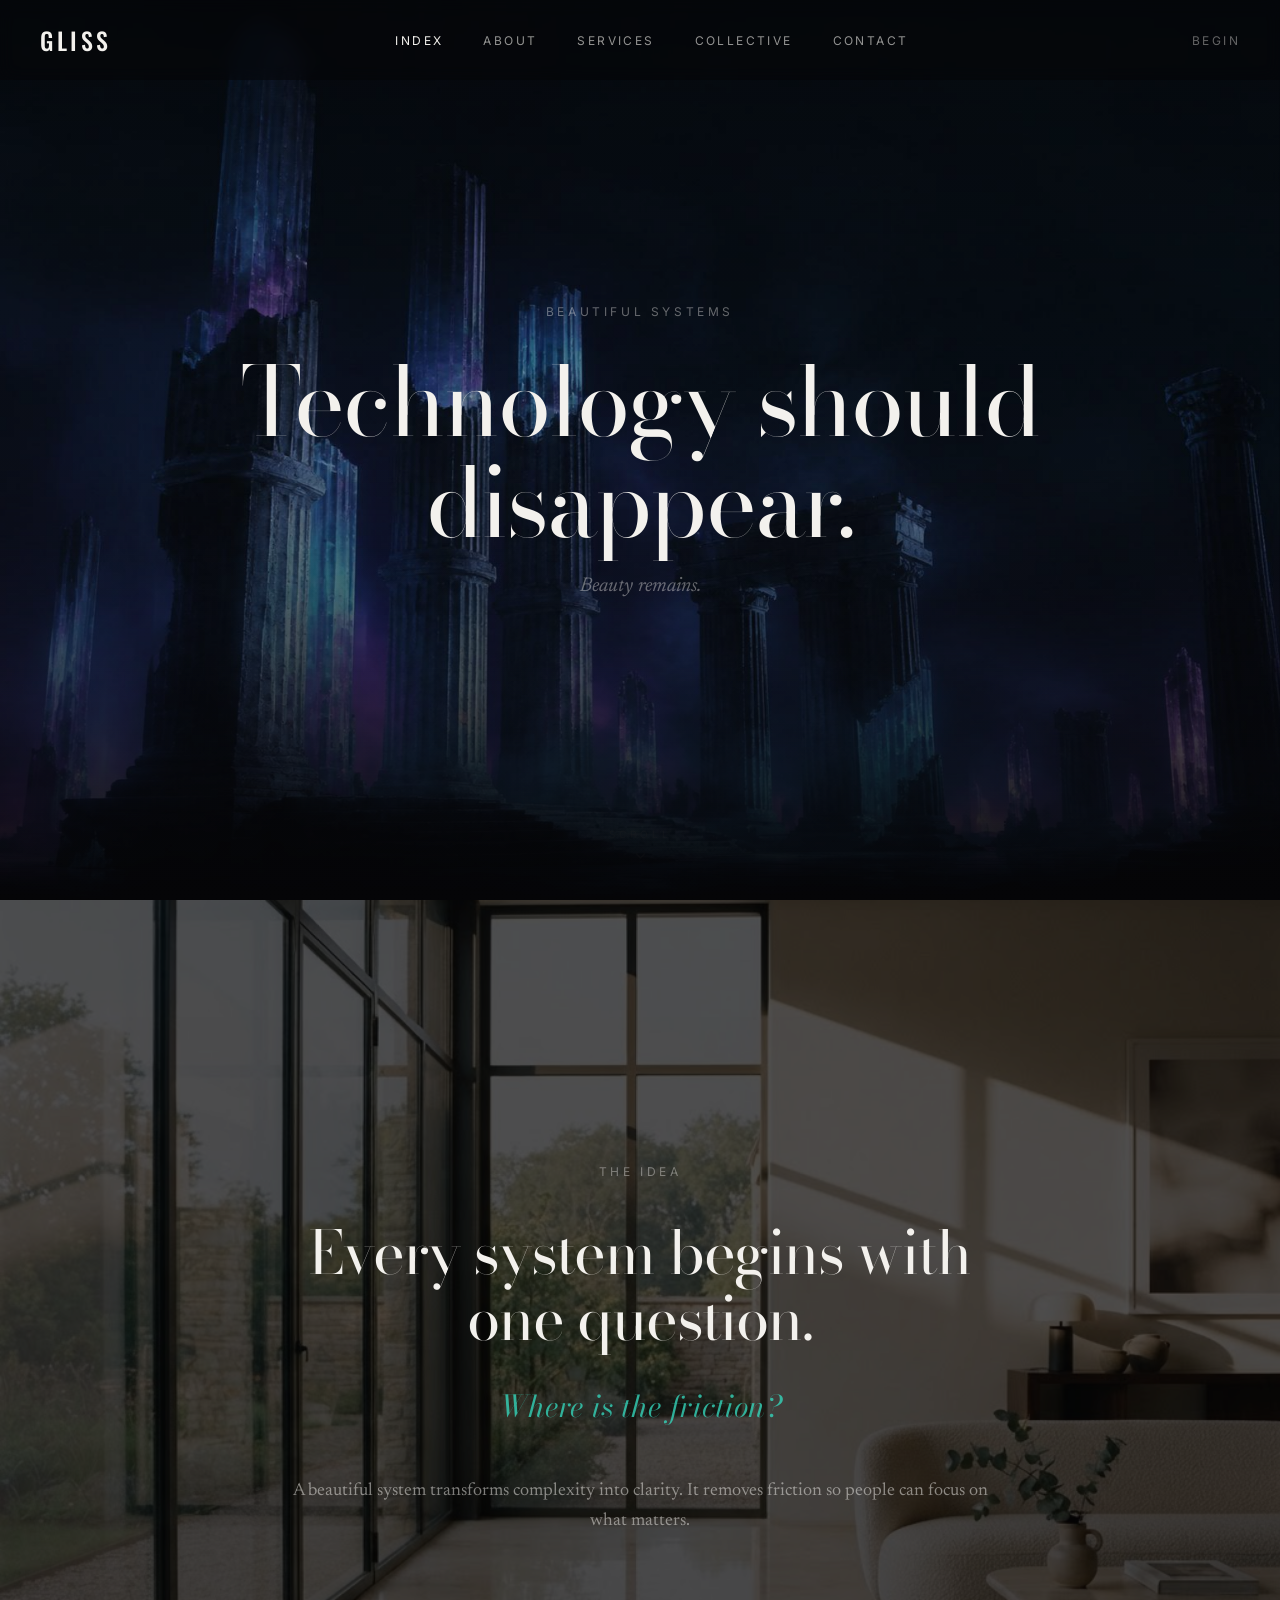
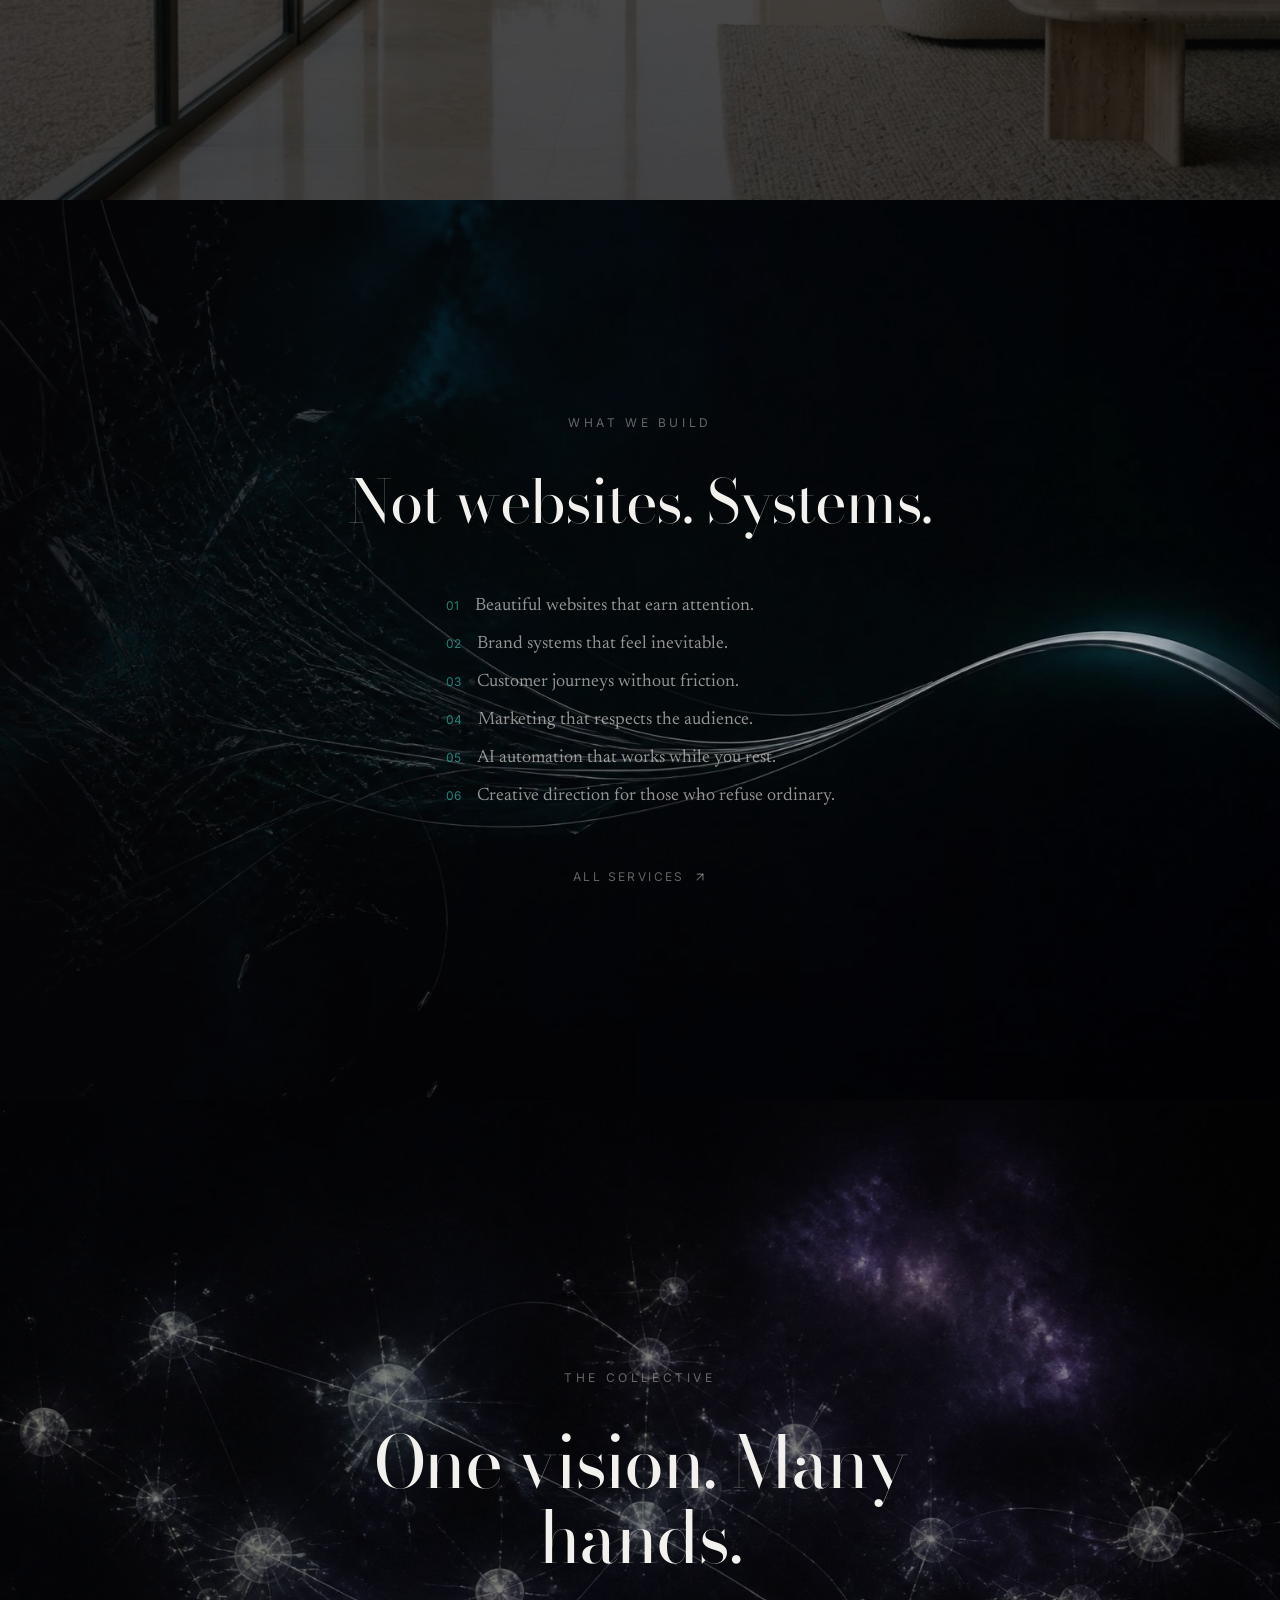
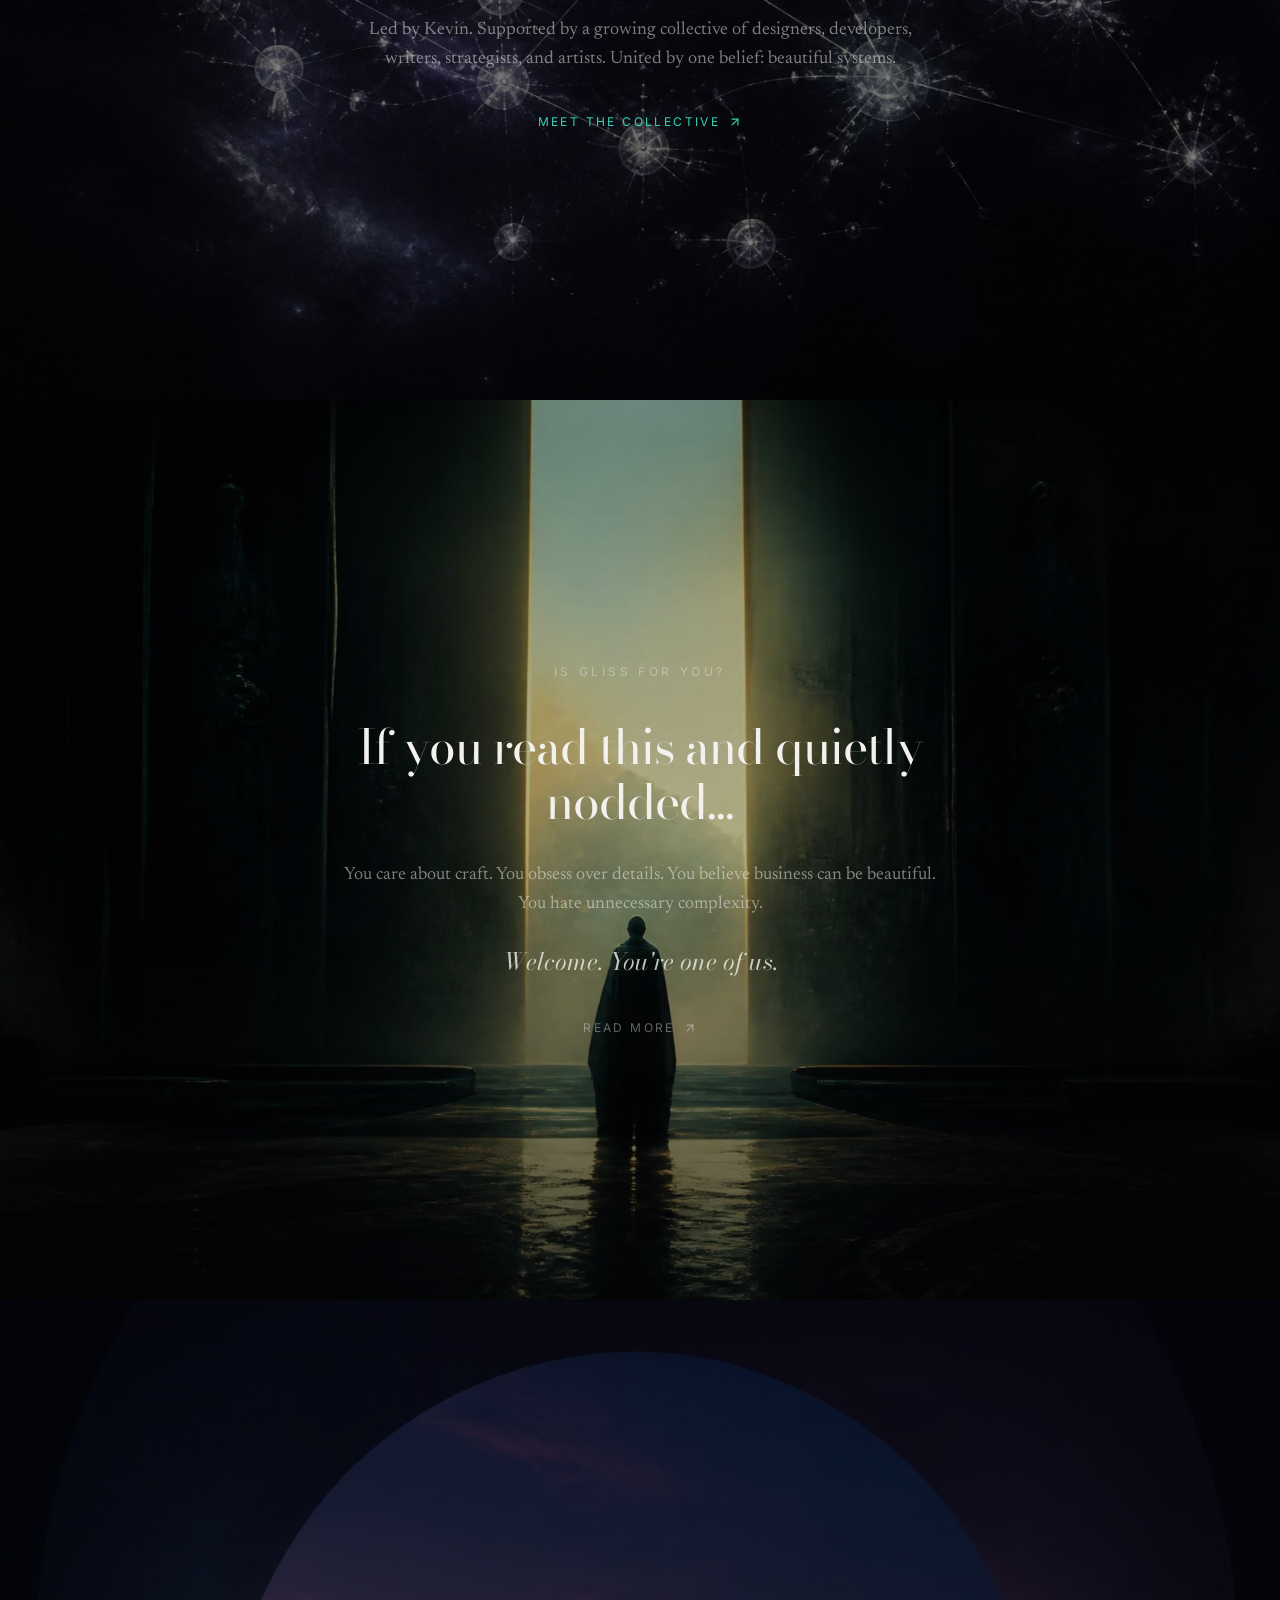
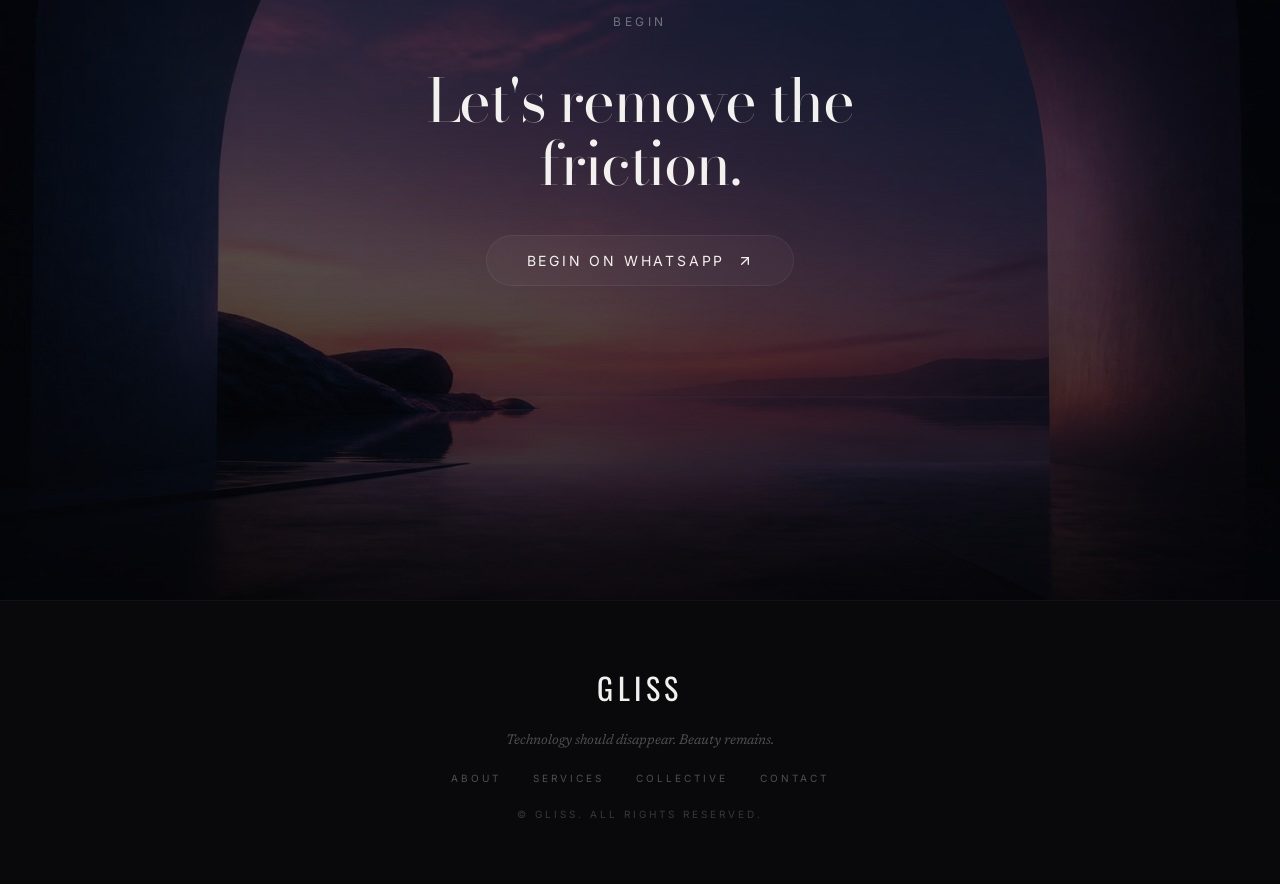
<file: index.html>
<!doctype html>
<html lang="en">
<head>
<meta charset="UTF-8">
<link rel="icon" href="data:image/svg+xml,<svg xmlns='http://www.w3.org/2000/svg' viewBox='0 0 100 100'><text y='.9em' font-size='90' font-family='serif' font-weight='400' fill='%23f5f3ef'>G</text></svg>">
<meta name="viewport" content="width=device-width, initial-scale=1.0">
<meta name="description" content="GLISS — Beautiful Systems. Technology should disappear. Beauty remains.">
<title>GLISS — Beautiful Systems</title>
<link rel="stylesheet" href="style.css">
</head>
<body>

<nav class="navbar" id="navbar">
  <div class="nav-inner">
    <a href="index.html" class="nav-logo">GLISS</a>
    <div class="nav-links">
      <a href="index.html" class="nav-link active">Index</a>
      <a href="about.html" class="nav-link">About</a>
      <a href="services.html" class="nav-link">Services</a>
      <a href="collective.html" class="nav-link">Collective</a>
      <a href="contact.html" class="nav-link">Contact</a>
    </div>
    <div class="nav-actions">
      <a href="https://wa.me/27714636308?text=Hi%20Gliss!%20I%27d%20like%20to%20book%20a%20free%20consultation." target="_blank" rel="noopener" class="nav-cta">Begin</a>
      <button class="nav-toggle" id="navToggle" aria-label="Menu">
        <svg width="20" height="20" viewBox="0 0 24 24" fill="none" stroke="currentColor" stroke-width="2" stroke-linecap="round"><line x1="3" y1="6" x2="21" y2="6"/><line x1="3" y1="12" x2="21" y2="12"/><line x1="3" y1="18" x2="21" y2="18"/></svg>
      </button>
    </div>
  </div>
</nav>

<div class="mobile-menu" id="mobileMenu">
  <button class="mobile-menu-close" id="mobileMenuClose" aria-label="Close">
    <svg width="22" height="22" viewBox="0 0 24 24" fill="none" stroke="currentColor" stroke-width="2" stroke-linecap="round"><line x1="18" y1="6" x2="6" y2="18"/><line x1="6" y1="6" x2="18" y2="18"/></svg>
  </button>
  <a href="index.html" class="mobile-menu-link">Index</a>
  <a href="about.html" class="mobile-menu-link">About</a>
  <a href="services.html" class="mobile-menu-link">Services</a>
  <a href="collective.html" class="mobile-menu-link">Collective</a>
  <a href="contact.html" class="mobile-menu-link">Contact</a>
  <a href="https://wa.me/27714636308?text=Hi%20Gliss!%20I%27d%20like%20to%20book%20a%20free%20consultation." target="_blank" rel="noopener" class="mobile-menu-cta">Begin →</a>
</div>

<!-- HERO -->
<section class="hero">
  <div class="cinema hero-bg" data-parallax="true">
    <div class="cinema-inner">
      <img src="images/hero-home.jpg" alt="Monolithic stone columns with electric blue glow">
    </div>
  </div>
  <div class="hero-ov ov-home"></div>
  <div class="pfield"></div>
  <div class="hero-content">
    <span class="elabel enter-up" style="animation-delay:.3s;margin-bottom:2rem;">Beautiful Systems</span>
    <h1 class="h1 sz-s1 enter-up-lg" style="animation-delay:.5s;max-width:56rem;">Technology should disappear.</h1>
    <p class="hero-sub enter-fade" style="animation-delay:1s;">Beauty remains.</p>
  </div>
  <div class="scroll-hint">
    <span>Scroll</span>
    <div class="chev"><svg width="16" height="16" viewBox="0 0 24 24" fill="none" stroke="currentColor" stroke-width="2" stroke-linecap="round" stroke-linejoin="round"><path d="m6 9 6 6 6-6"/></svg></div>
  </div>
</section>

<!-- THE IDEA -->
<section class="home-sec center">
  <div class="cinema hero-bg" data-parallax="true">
    <div class="cinema-inner">
      <img src="images/hero-interior.jpg" alt="Minimalist interior with natural light">
    </div>
  </div>
  <div class="hero-ov ov-idea"></div>
  <div class="home-ct w-3xl center">
    <div class="reveal"><span class="elabel" style="margin-bottom:2.5rem;display:block;">The Idea</span></div>
    <h2 class="h2 sz-s4 reveal" data-delay=".15">Every system begins with one question.</h2>
    <p class="friction reveal" data-delay=".5">Where is the friction?</p>
    <p class="body-lg reveal" data-delay=".7">A beautiful system transforms complexity into clarity. It removes friction so people can focus on what matters.</p>
  </div>
</section>

  
<!-- WHAT WE BUILD -->
<section class="home-sec">
  <div class="cinema hero-bg" data-parallax="true">
    <div class="cinema-inner">
      <img src="images/hero-systems.jpg" alt="Glass shards and light trails">
    </div>
  </div>
  <div class="hero-ov ov-systems"></div>
  <div class="home-ct w-2xl">
    <div class="reveal"><span class="elabel" style="margin-bottom:2.5rem;display:block;">What We Build</span></div>
    <h2 class="h2 sz-s3 reveal mb-16" data-delay=".15">Not websites. Systems.</h2>
    <div class="space-y-5">
      <p class="outcome reveal" data-delay=".3"><span class="outcome-num">01</span>Beautiful websites that earn attention.</p>
      <p class="outcome reveal" data-delay=".4"><span class="outcome-num">02</span>Brand systems that feel inevitable.</p>
      <p class="outcome reveal" data-delay=".5"><span class="outcome-num">03</span>Customer journeys without friction.</p>
      <p class="outcome reveal" data-delay=".6"><span class="outcome-num">04</span>Marketing that respects the audience.</p>
      <p class="outcome reveal" data-delay=".7"><span class="outcome-num">05</span>AI automation that works while you rest.</p>
      <p class="outcome reveal" data-delay=".8"><span class="outcome-num">06</span>Creative direction for those who refuse ordinary.</p>
    </div>
    <div class="reveal" data-delay="1" style="margin-top:4rem;">
      <a href="services.html" class="link-arrow">All services <svg width="14" height="14" viewBox="0 0 24 24" fill="none" stroke="currentColor" stroke-width="2" stroke-linecap="round" stroke-linejoin="round"><path d="M7 17 17 7"/><path d="M7 7h10v10"/></svg></a>
    </div>
  </div>
</section>

<!-- THE COLLECTIVE -->
<section class="home-sec center">
  <div class="cinema hero-bg" data-parallax="true">
    <div class="cinema-inner">
      <img src="images/hero-collective.jpg" alt="Digital constellation network">
    </div>
  </div>
  <div class="hero-ov ov-collective-h"></div>
  <div class="home-ct w-3xl center">
    <div class="reveal"><span class="elabel" style="margin-bottom:2.5rem;display:block;">The Collective</span></div>
    <h2 class="h2 sz-s2 reveal mb-10" data-delay=".15">One vision. Many hands.</h2>
    <p class="body-lg reveal" data-delay=".3" style="max-width:36rem;margin:0 auto 2.5rem;">Led by Kevin. Supported by a growing collective of designers, developers, writers, strategists, and artists. United by one belief: beautiful systems.</p>
    <div class="reveal" data-delay=".5">
      <a href="collective.html" class="link-arrow tq">Meet the collective <svg width="14" height="14" viewBox="0 0 24 24" fill="none" stroke="currentColor" stroke-width="2" stroke-linecap="round" stroke-linejoin="round"><path d="M7 17 17 7"/><path d="M7 7h10v10"/></svg></a>
    </div>
  </div>
</section>

<!-- BELONGING -->
<section class="home-sec center">
  <div class="cinema hero-bg" data-parallax="true">
    <div class="cinema-inner">
      <img src="images/hero-belonging.jpg" alt="Figure at a gateway of light">
    </div>
  </div>
  <div class="hero-ov ov-belonging-h"></div>
  <div class="home-ct w-2xl center">
    <div class="reveal"><span class="elabel" style="margin-bottom:2.5rem;display:block;">Is GLISS for you?</span></div>
    <h2 class="h2 sz-s5 reveal mb-8" data-delay=".15">If you read this and quietly nodded...</h2>
    <p class="body-lg reveal mb-6" data-delay=".3">You care about craft. You obsess over details. You believe business can be beautiful. You hate unnecessary complexity.</p>
    <p class="welcome reveal" data-delay=".5">Welcome. You're one of us.</p>
    <div class="reveal" data-delay=".7" style="margin-top:2.5rem;">
      <a href="belonging.html" class="link-arrow">Read more <svg width="14" height="14" viewBox="0 0 24 24" fill="none" stroke="currentColor" stroke-width="2" stroke-linecap="round" stroke-linejoin="round"><path d="M7 17 17 7"/><path d="M7 7h10v10"/></svg></a>
    </div>
  </div>
</section>

<!-- CONTACT -->
<section class="home-sec center">
  <div class="cinema hero-bg">
    <div class="cinema-inner">
      <img src="images/hero-contact.jpg" alt="Stone arch at sunset">
    </div>
  </div>
  <div class="hero-ov ov-contact-h"></div>
  <div class="home-ct w-2xl center">
    <div class="reveal"><span class="elabel" style="margin-bottom:2.5rem;display:block;">Begin</span></div>
    <h2 class="h2 sz-s3 reveal mb-10" data-delay=".15">Let's remove the friction.</h2>
    <div class="reveal" data-delay=".3">
      <a href="https://wa.me/27714636308?text=Hi%20Gliss!%20I%27d%20like%20to%20book%20a%20free%20consultation." target="_blank" rel="noopener" class="cta-btn">Begin on WhatsApp <svg width="16" height="16" viewBox="0 0 24 24" fill="none" stroke="currentColor" stroke-width="2" stroke-linecap="round" stroke-linejoin="round"><path d="M7 17 17 7"/><path d="M7 7h10v10"/></svg></a>
    </div>
  </div>
</section>

  
<footer class="footer">
  <div class="footer-inner">
    <a href="index.html" class="footer-logo">GLISS</a>
    <p class="footer-tag">Technology should disappear. Beauty remains.</p>
    <div class="footer-links">
      <a href="about.html" class="footer-link">About</a>
      <a href="services.html" class="footer-link">Services</a>
      <a href="collective.html" class="footer-link">Collective</a>
      <a href="contact.html" class="footer-link">Contact</a>
    </div>
    <p class="footer-copy">© <span id="year"></span> GLISS. All rights reserved.</p>
  </div>
</footer>

<script src="main.js"></script>
</body>
</html>
</file>
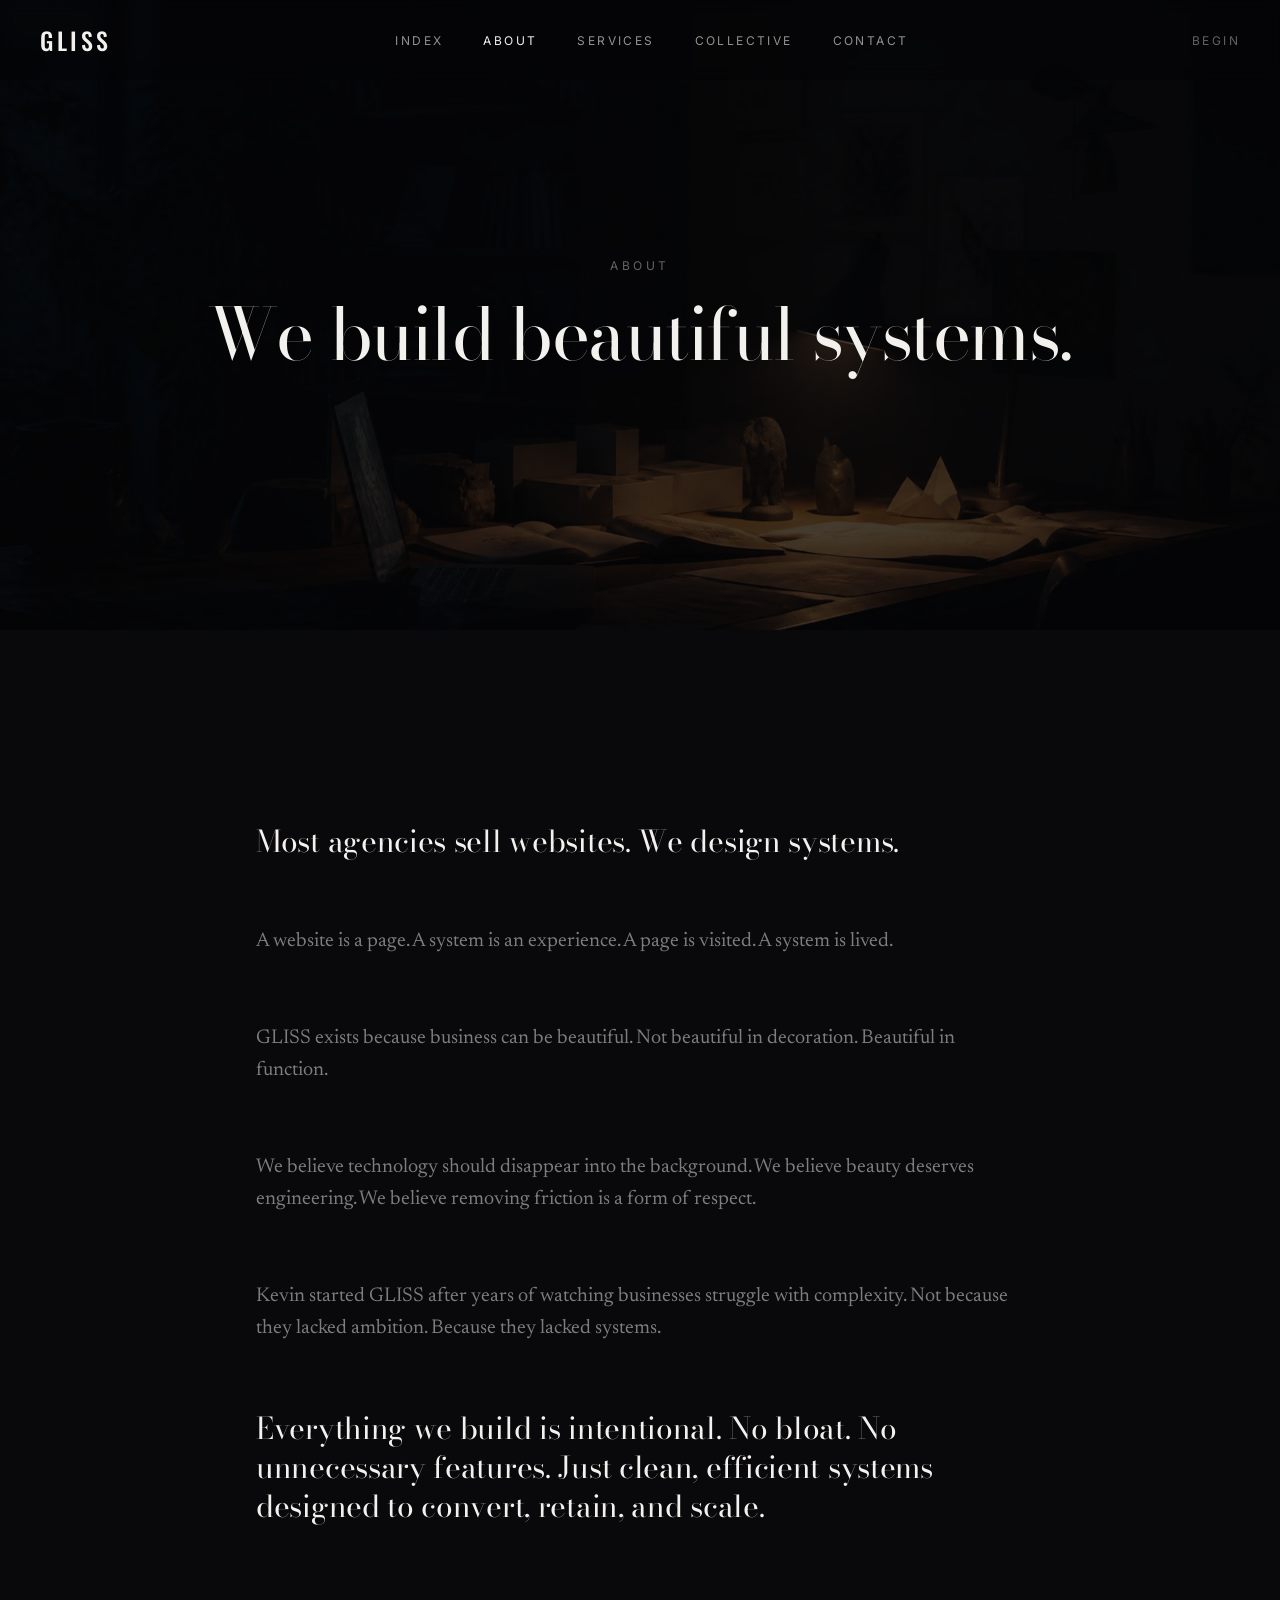
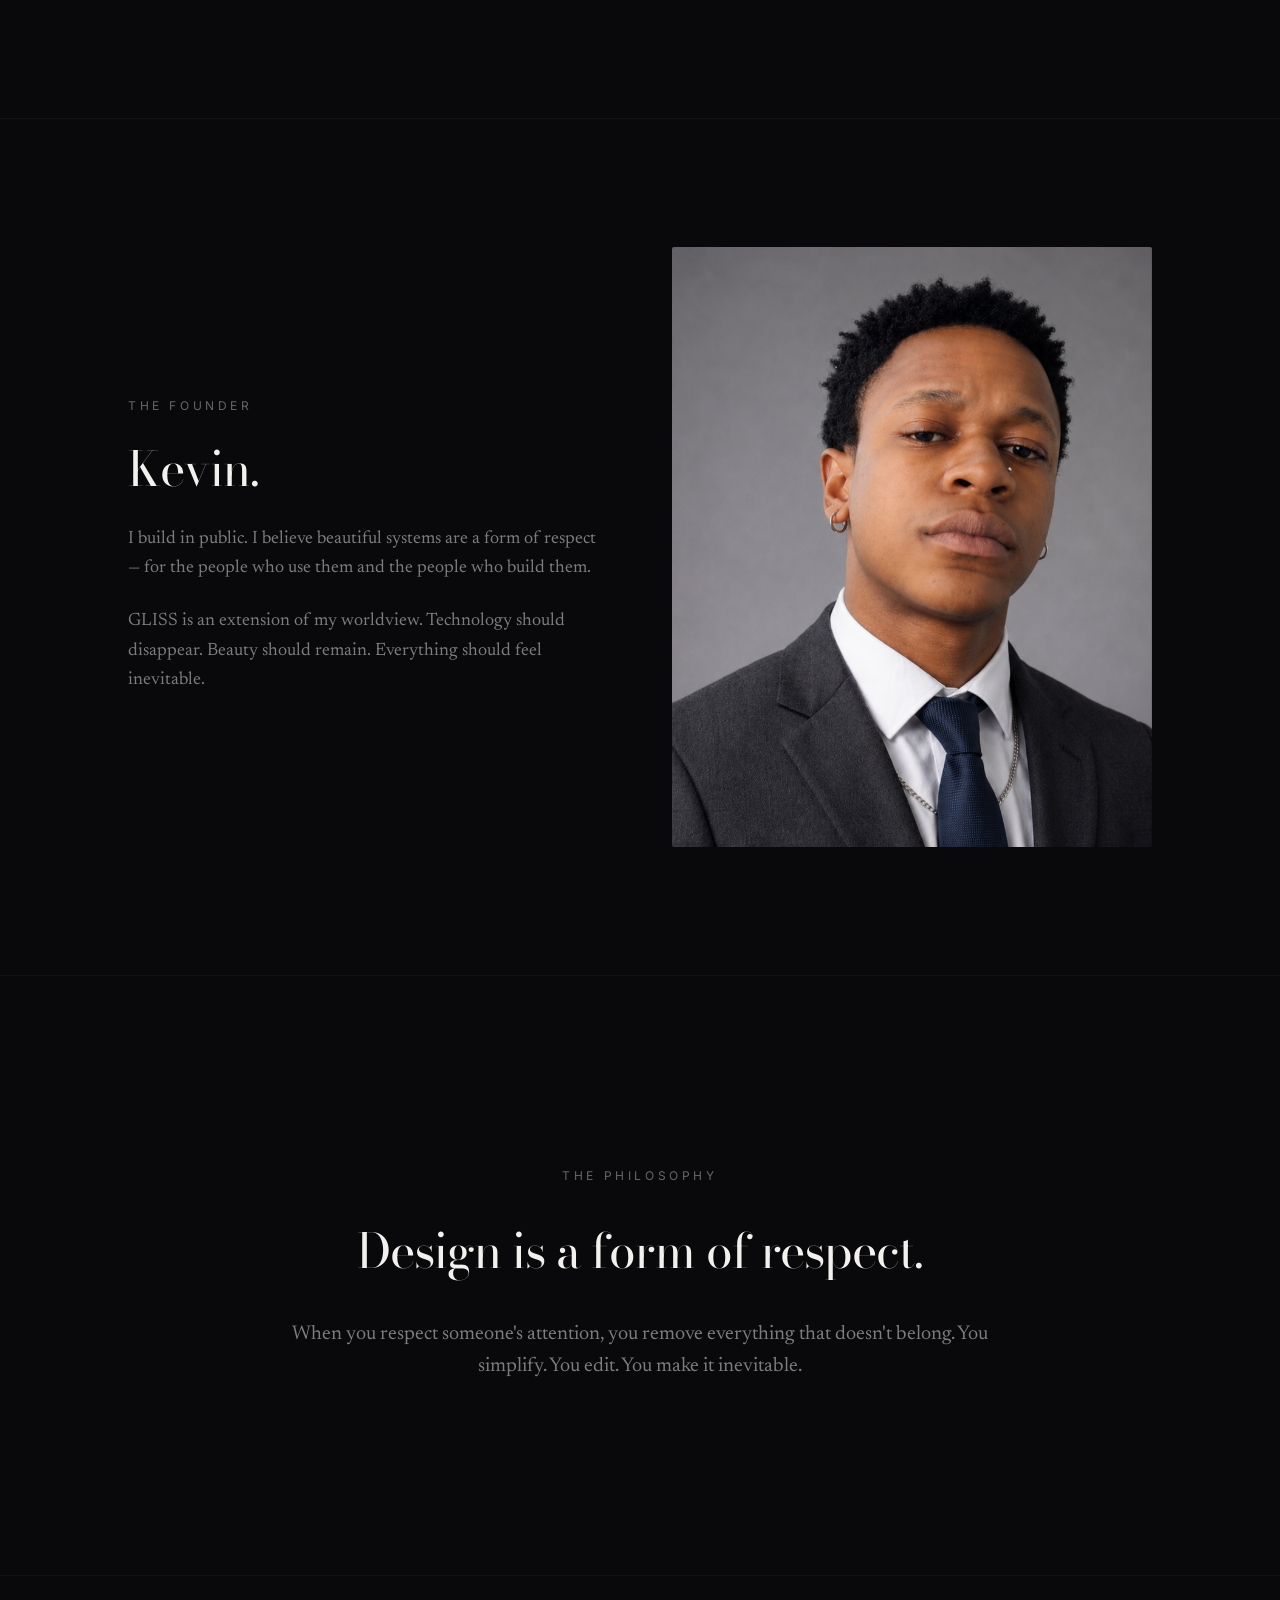
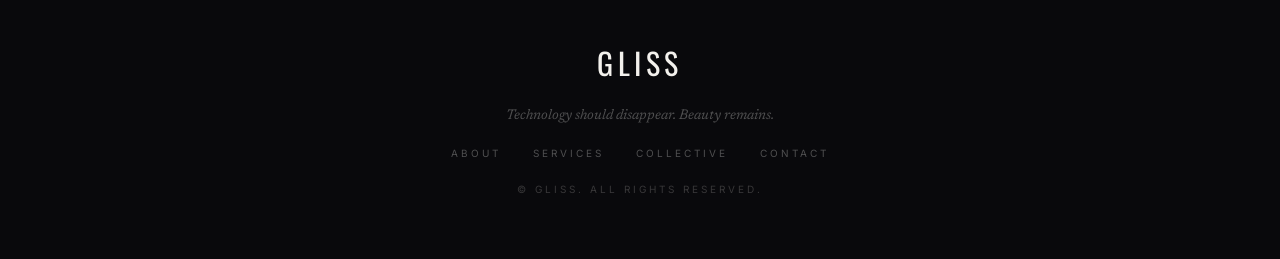
<file: about.html>
<!doctype html>
<html lang="en">
<head>
<meta charset="UTF-8">
<link rel="icon" href="data:image/svg+xml,<svg xmlns='http://www.w3.org/2000/svg' viewBox='0 0 100 100'><text y='.9em' font-size='90' font-family='serif' font-weight='400' fill='%23f5f3ef'>G</text></svg>">
<meta name="viewport" content="width=device-width, initial-scale=1.0">
<meta name="description" content="GLISS — About. We build beautiful systems.">
<title>GLISS — About</title>
<link rel="stylesheet" href="style.css">
</head>
<body>

<nav class="navbar" id="navbar">
  <div class="nav-inner">
    <a href="index.html" class="nav-logo">GLISS</a>
    <div class="nav-links">
      <a href="index.html" class="nav-link">Index</a>
      <a href="about.html" class="nav-link active">About</a>
      <a href="services.html" class="nav-link">Services</a>
      <a href="collective.html" class="nav-link">Collective</a>
      <a href="contact.html" class="nav-link">Contact</a>
    </div>
    <div class="nav-actions">
      <a href="https://wa.me/27714636308?text=Hi%20Gliss!%20I%27d%20like%20to%20book%20a%20free%20consultation." target="_blank" rel="noopener" class="nav-cta">Begin</a>
      <button class="nav-toggle" id="navToggle" aria-label="Menu">
        <svg width="20" height="20" viewBox="0 0 24 24" fill="none" stroke="currentColor" stroke-width="2" stroke-linecap="round"><line x1="3" y1="6" x2="21" y2="6"/><line x1="3" y1="12" x2="21" y2="12"/><line x1="3" y1="18" x2="21" y2="18"/></svg>
      </button>
    </div>
  </div>
</nav>

<div class="mobile-menu" id="mobileMenu">
  <button class="mobile-menu-close" id="mobileMenuClose" aria-label="Close">
    <svg width="22" height="22" viewBox="0 0 24 24" fill="none" stroke="currentColor" stroke-width="2" stroke-linecap="round"><line x1="18" y1="6" x2="6" y2="18"/><line x1="6" y1="6" x2="18" y2="18"/></svg>
  </button>
  <a href="index.html" class="mobile-menu-link">Index</a>
  <a href="about.html" class="mobile-menu-link">About</a>
  <a href="services.html" class="mobile-menu-link">Services</a>
  <a href="collective.html" class="mobile-menu-link">Collective</a>
  <a href="contact.html" class="mobile-menu-link">Contact</a>
  <a href="https://wa.me/27714636308?text=Hi%20Gliss!%20I%27d%20like%20to%20book%20a%20free%20consultation." target="_blank" rel="noopener" class="mobile-menu-cta">Begin →</a>
</div>

<!-- HERO -->
<section class="hero hero-70">
  <div class="cinema hero-bg" data-parallax="true">
    <div class="cinema-inner">
      <img src="images/hero-about.jpg" alt="Late-night creative workspace">
    </div>
  </div>
  <div class="hero-ov ov-about"></div>
  <div class="hero-content">
    <span class="elabel enter-up" style="margin-bottom:1.5rem;">About</span>
    <h1 class="h1 sz-s2 enter-up-lg" style="animation-delay:.2s;">We build beautiful systems.</h1>
  </div>
</section>

<!-- MANIFESTO -->
<section class="section section-lg">
  <div class="container" style="display:flex;flex-direction:column;gap:4rem;">
    <div class="reveal"><p class="manifesto-emph">Most agencies sell websites. We design systems.</p></div>
    <div class="reveal"><p class="manifesto-text">A website is a page. A system is an experience. A page is visited. A system is lived.</p></div>
    <div class="reveal"><p class="manifesto-text">GLISS exists because business can be beautiful. Not beautiful in decoration. Beautiful in function.</p></div>
    <div class="reveal"><p class="manifesto-text">We believe technology should disappear into the background. We believe beauty deserves engineering. We believe removing friction is a form of respect.</p></div>
    <div class="reveal"><p class="manifesto-text">Kevin started GLISS after years of watching businesses struggle with complexity. Not because they lacked ambition. Because they lacked systems.</p></div>
    <div class="reveal"><p class="manifesto-emph">Everything we build is intentional. No bloat. No unnecessary features. Just clean, efficient systems designed to convert, retain, and scale.</p></div>
  </div>
</section>

  <!-- FOUNDER -->
<section class="section border-top">
  <div class="founder-grid">
    <div class="reveal-x">
      <span class="elabel" style="margin-bottom:2rem;display:block;">The Founder</span>
      <h2 class="h2 sz-s5b mb-8">Kevin.</h2>
      <p class="founder-text">I build in public. I believe beautiful systems are a form of respect — for the people who use them and the people who build them.</p>
      <p class="founder-text">GLISS is an extension of my worldview. Technology should disappear. Beauty should remain. Everything should feel inevitable.</p>
    </div>
    <div class="founder-img reveal-xr" data-delay=".15">
      <div class="cinema" style="width:100%;height:100%;">
        <div class="cinema-inner">
          <img src="images/founder.jpg" alt="The founder's world">
        </div>
      </div>
    </div>
  </div>
</section>

<!-- PHILOSOPHY -->
<section class="section section-lg border-top">
  <div class="container text-center">
    <span class="elabel" style="margin-bottom:2.5rem;display:block;">The Philosophy</span>
    <h2 class="h2 sz-s5 reveal mb-10">Design is a form of respect.</h2>
    <p class="body-xl reveal" data-delay=".2">When you respect someone's attention, you remove everything that doesn't belong. You simplify. You edit. You make it inevitable.</p>
  </div>
</section>

<footer class="footer">
  <div class="footer-inner">
    <a href="index.html" class="footer-logo">GLISS</a>
    <p class="footer-tag">Technology should disappear. Beauty remains.</p>
    <div class="footer-links">
      <a href="about.html" class="footer-link">About</a>
      <a href="services.html" class="footer-link">Services</a>
      <a href="collective.html" class="footer-link">Collective</a>
      <a href="contact.html" class="footer-link">Contact</a>
    </div>
    <p class="footer-copy">© <span id="year"></span> GLISS. All rights reserved.</p>
  </div>
</footer>

<script src="main.js"></script>
</body>
</html>
</file>
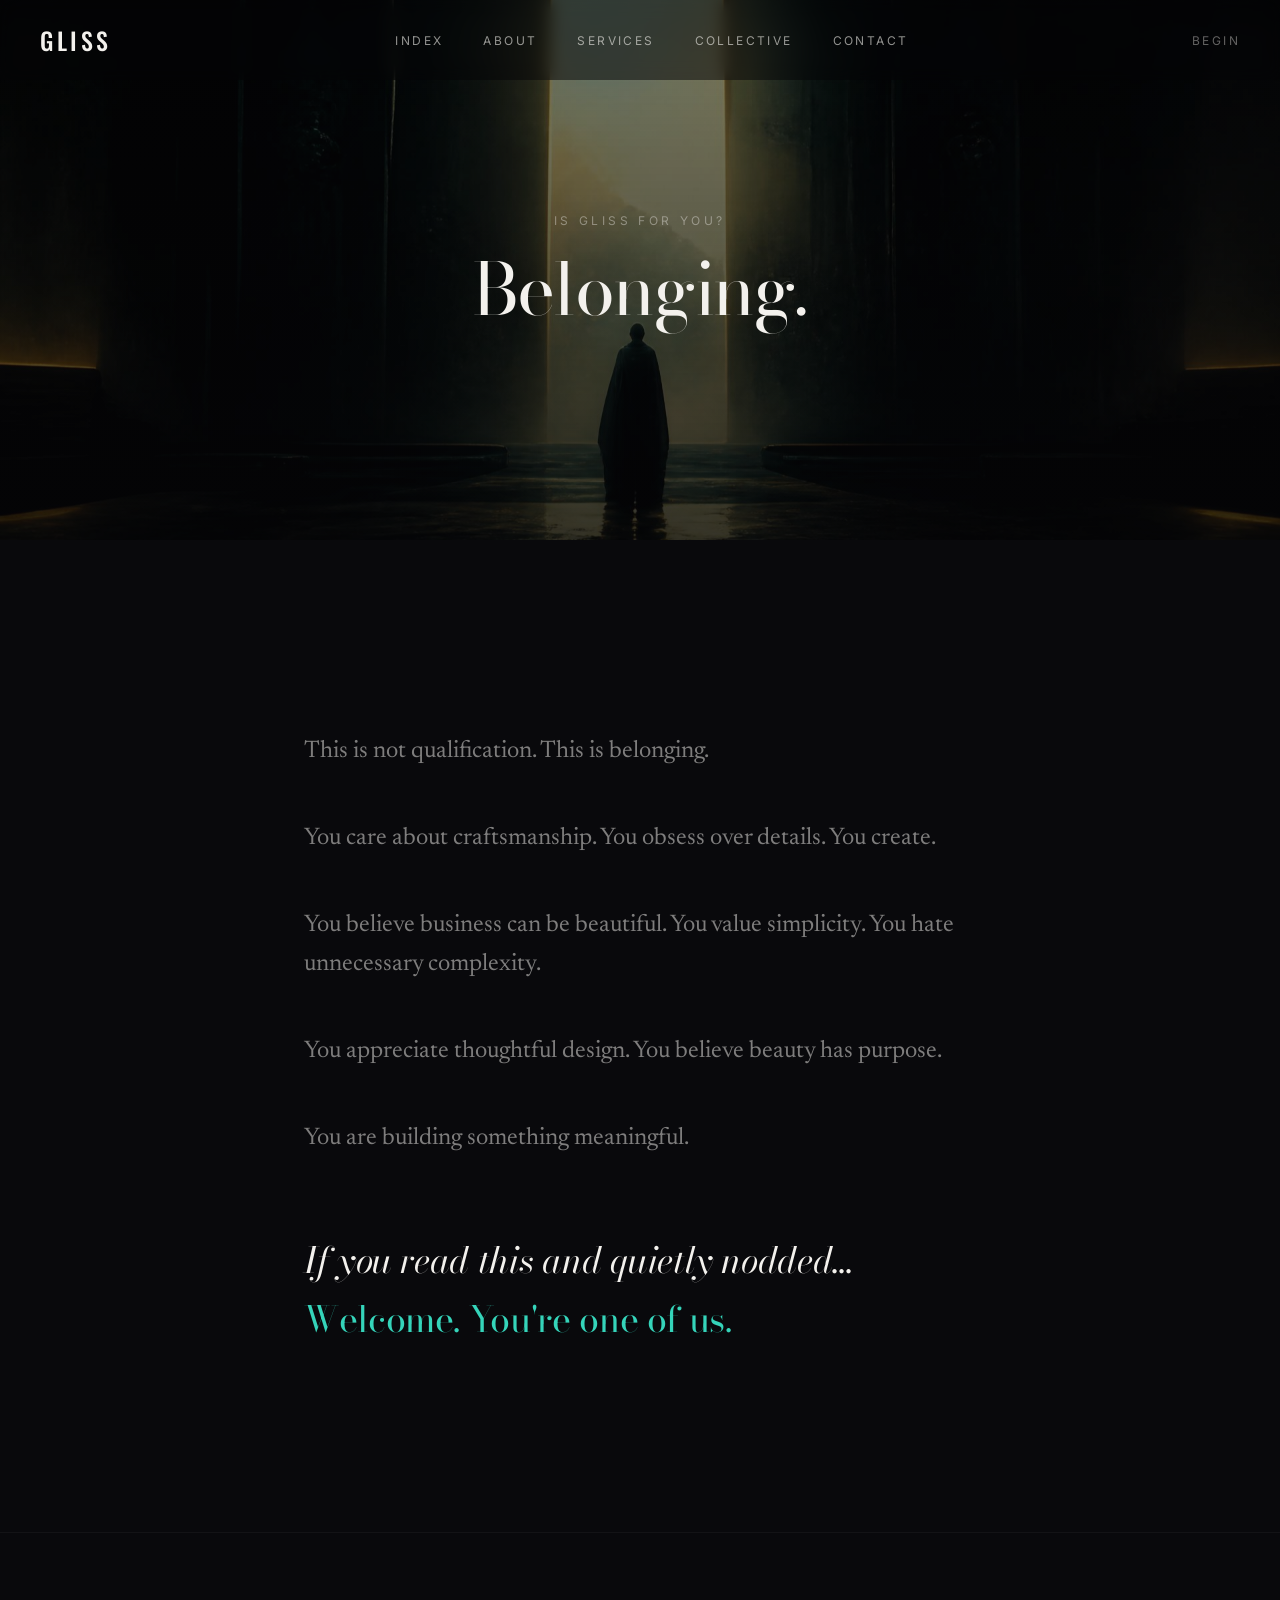
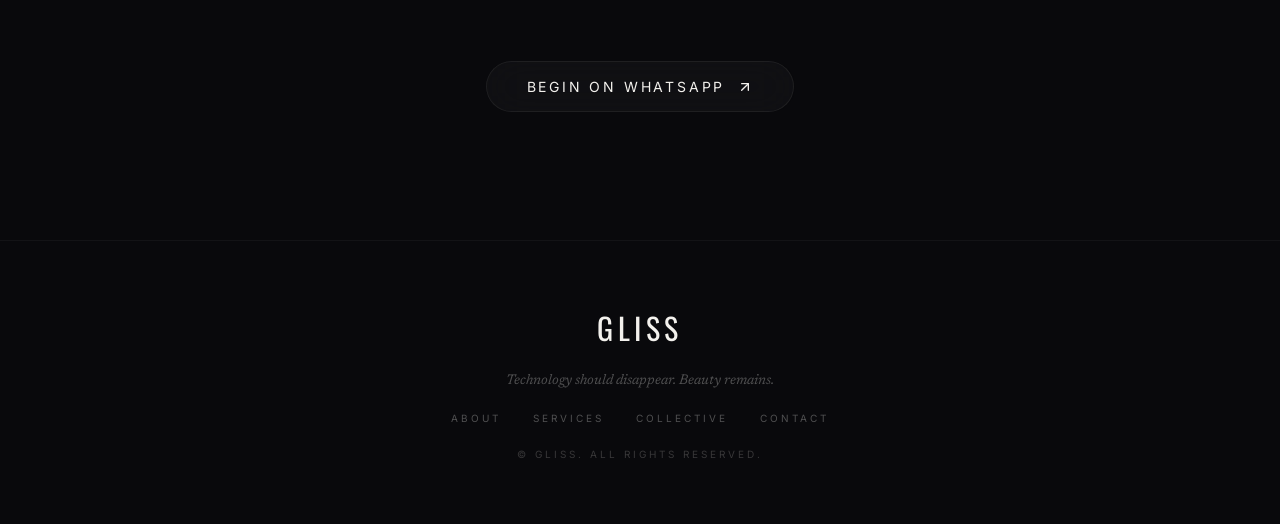
<file: belonging.html>
<!doctype html>
<html lang="en">
<head>
<meta charset="UTF-8">
<link rel="icon" href="data:image/svg+xml,<svg xmlns='http://www.w3.org/2000/svg' viewBox='0 0 100 100'><text y='.9em' font-size='90' font-family='serif' font-weight='400' fill='%23f5f3ef'>G</text></svg>">
<meta name="viewport" content="width=device-width, initial-scale=1.0">
<meta name="description" content="GLISS — Belonging. Is GLISS for you?">
<title>GLISS — Belonging</title>
<link rel="stylesheet" href="style.css">
</head>
<body>

<nav class="navbar" id="navbar">
  <div class="nav-inner">
    <a href="index.html" class="nav-logo">GLISS</a>
    <div class="nav-links">
      <a href="index.html" class="nav-link">Index</a>
      <a href="about.html" class="nav-link">About</a>
      <a href="services.html" class="nav-link">Services</a>
      <a href="collective.html" class="nav-link">Collective</a>
      <a href="contact.html" class="nav-link">Contact</a>
    </div>
    <div class="nav-actions">
      <a href="https://wa.me/27714636308?text=Hi%20Gliss!%20I%27d%20like%20to%20book%20a%20free%20consultation." target="_blank" rel="noopener" class="nav-cta">Begin</a>
      <button class="nav-toggle" id="navToggle" aria-label="Menu">
        <svg width="20" height="20" viewBox="0 0 24 24" fill="none" stroke="currentColor" stroke-width="2" stroke-linecap="round"><line x1="3" y1="6" x2="21" y2="6"/><line x1="3" y1="12" x2="21" y2="12"/><line x1="3" y1="18" x2="21" y2="18"/></svg>
      </button>
    </div>
  </div>
</nav>

<div class="mobile-menu" id="mobileMenu">
  <button class="mobile-menu-close" id="mobileMenuClose" aria-label="Close">
    <svg width="22" height="22" viewBox="0 0 24 24" fill="none" stroke="currentColor" stroke-width="2" stroke-linecap="round"><line x1="18" y1="6" x2="6" y2="18"/><line x1="6" y1="6" x2="18" y2="18"/></svg>
  </button>
  <a href="index.html" class="mobile-menu-link">Index</a>
  <a href="about.html" class="mobile-menu-link">About</a>
  <a href="services.html" class="mobile-menu-link">Services</a>
  <a href="collective.html" class="mobile-menu-link">Collective</a>
  <a href="contact.html" class="mobile-menu-link">Contact</a>
  <a href="https://wa.me/27714636308?text=Hi%20Gliss!%20I%27d%20like%20to%20book%20a%20free%20consultation." target="_blank" rel="noopener" class="mobile-menu-cta">Begin →</a>
</div>

<!-- HERO -->
<section class="hero hero-60">
  <div class="cinema hero-bg" data-parallax="true">
    <div class="cinema-inner">
      <img src="images/hero-belonging.jpg" alt="Figure at a gateway of light">
    </div>
  </div>
  <div class="hero-ov ov-belonging"></div>
  <div class="hero-content">
    <span class="elabel enter-up" style="margin-bottom:1.5rem;">Is GLISS for you?</span>
    <h1 class="h1 sz-s2 enter-up-lg" style="animation-delay:.2s;">Belonging.</h1>
  </div>
</section>
  
<!-- PRINCIPLES -->
<section class="section section-lg">
  <div class="container-2xl" style="display:flex;flex-direction:column;gap:3rem;">
    <p class="belong-p reveal">This is not qualification. This is belonging.</p>
    <p class="belong-p reveal" data-delay=".1">You care about craftsmanship. You obsess over details. You create.</p>
    <p class="belong-p reveal" data-delay=".2">You believe business can be beautiful. You value simplicity. You hate unnecessary complexity.</p>
    <p class="belong-p reveal" data-delay=".3">You appreciate thoughtful design. You believe beauty has purpose.</p>
    <p class="belong-p reveal" data-delay=".4">You are building something meaningful.</p>
    <div class="pt-8 reveal" data-delay=".5">
      <p class="belong-cta-l1">If you read this and quietly nodded...</p>
      <p class="belong-cta-l2">Welcome. You're one of us.</p>
    </div>
  </div>
</section>

<!-- CTA -->
<section class="section text-center border-top">
  <a href="https://wa.me/27714636308?text=Hi%20Gliss!%20I%27d%20like%20to%20book%20a%20free%20consultation." target="_blank" rel="noopener" class="cta-btn">Begin on WhatsApp <svg width="16" height="16" viewBox="0 0 24 24" fill="none" stroke="currentColor" stroke-width="2" stroke-linecap="round" stroke-linejoin="round"><path d="M7 17 17 7"/><path d="M7 7h10v10"/></svg></a>
</section>

<footer class="footer">
  <div class="footer-inner">
    <a href="index.html" class="footer-logo">GLISS</a>
    <p class="footer-tag">Technology should disappear. Beauty remains.</p>
    <div class="footer-links">
      <a href="about.html" class="footer-link">About</a>
      <a href="services.html" class="footer-link">Services</a>
      <a href="collective.html" class="footer-link">Collective</a>
      <a href="contact.html" class="footer-link">Contact</a>
    </div>
    <p class="footer-copy">© <span id="year"></span> GLISS. All rights reserved.</p>
  </div>
</footer>

<script src="main.js"></script>
</body>
</html>
</file>
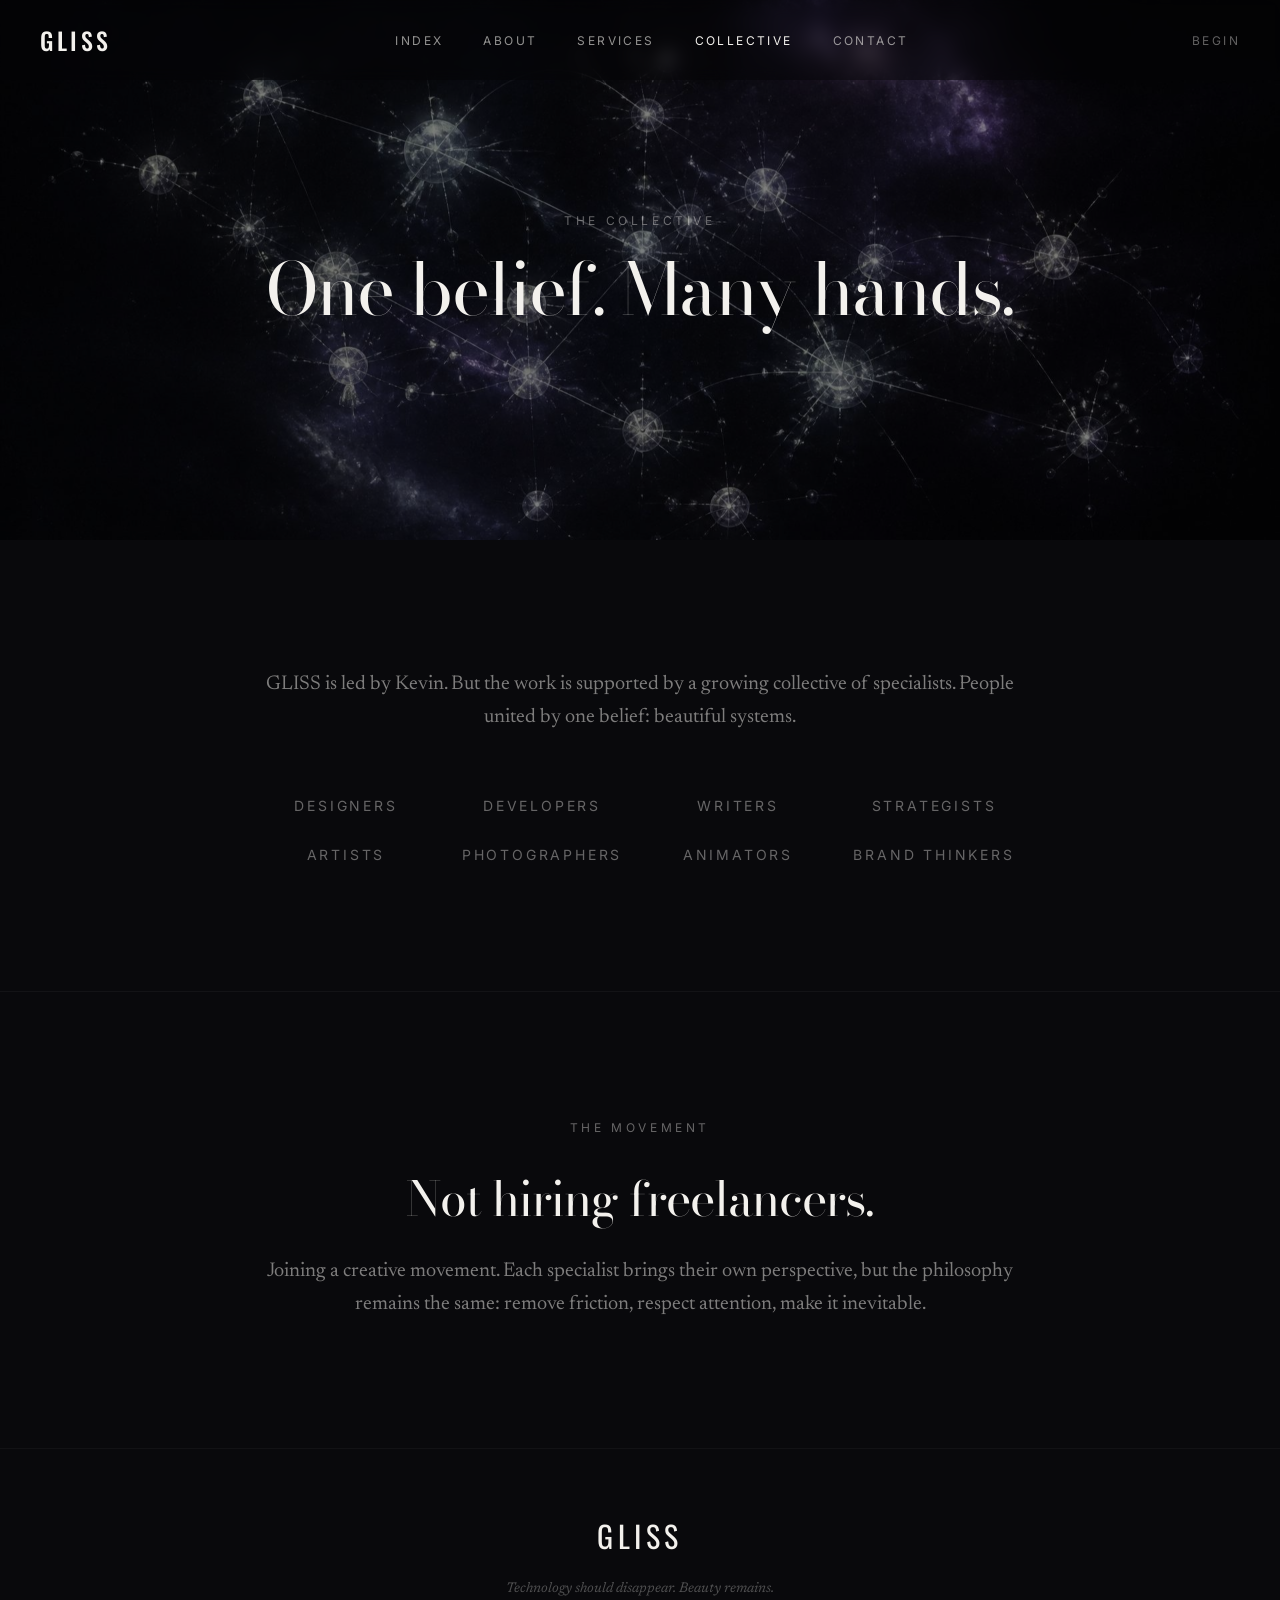
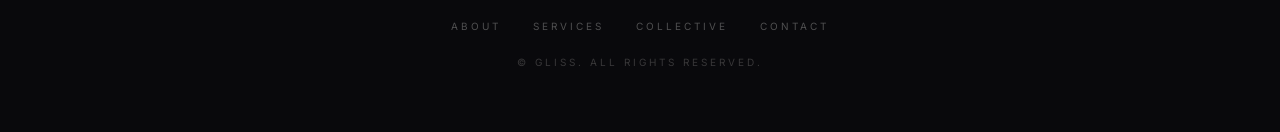
<file: collective.html>
<!doctype html>
<html lang="en">
<head>
<meta charset="UTF-8">
<link rel="icon" href="data:image/svg+xml,<svg xmlns='http://www.w3.org/2000/svg' viewBox='0 0 100 100'><text y='.9em' font-size='90' font-family='serif' font-weight='400' fill='%23f5f3ef'>G</text></svg>">
<meta name="viewport" content="width=device-width, initial-scale=1.0">
<meta name="description" content="GLISS — Collective. One belief. Many hands.">
<title>GLISS — Collective</title>
<link rel="stylesheet" href="style.css">
</head>
<body>

<nav class="navbar" id="navbar">
  <div class="nav-inner">
    <a href="index.html" class="nav-logo">GLISS</a>
    <div class="nav-links">
      <a href="index.html" class="nav-link">Index</a>
      <a href="about.html" class="nav-link">About</a>
      <a href="services.html" class="nav-link">Services</a>
      <a href="collective.html" class="nav-link active">Collective</a>
      <a href="contact.html" class="nav-link">Contact</a>
    </div>
    <div class="nav-actions">
      <a href="https://wa.me/27714636308?text=Hi%20Gliss!%20I%27d%20like%20to%20book%20a%20free%20consultation." target="_blank" rel="noopener" class="nav-cta">Begin</a>
      <button class="nav-toggle" id="navToggle" aria-label="Menu">
        <svg width="20" height="20" viewBox="0 0 24 24" fill="none" stroke="currentColor" stroke-width="2" stroke-linecap="round"><line x1="3" y1="6" x2="21" y2="6"/><line x1="3" y1="12" x2="21" y2="12"/><line x1="3" y1="18" x2="21" y2="18"/></svg>
      </button>
    </div>
  </div>
</nav>

<div class="mobile-menu" id="mobileMenu">
  <button class="mobile-menu-close" id="mobileMenuClose" aria-label="Close">
    <svg width="22" height="22" viewBox="0 0 24 24" fill="none" stroke="currentColor" stroke-width="2" stroke-linecap="round"><line x1="18" y1="6" x2="6" y2="18"/><line x1="6" y1="6" x2="18" y2="18"/></svg>
  </button>
  <a href="index.html" class="mobile-menu-link">Index</a>
  <a href="about.html" class="mobile-menu-link">About</a>
  <a href="services.html" class="mobile-menu-link">Services</a>
  <a href="collective.html" class="mobile-menu-link">Collective</a>
  <a href="contact.html" class="mobile-menu-link">Contact</a>
  <a href="https://wa.me/27714636308?text=Hi%20Gliss!%20I%27d%20like%20to%20book%20a%20free%20consultation." target="_blank" rel="noopener" class="mobile-menu-cta">Begin →</a>
</div>

<!-- HERO -->
<section class="hero hero-60">
  <div class="cinema hero-bg" data-parallax="true">
    <div class="cinema-inner">
      <img src="images/hero-collective.jpg" alt="Digital constellation network">
    </div>
  </div>
  <div class="hero-ov ov-collective"></div>
  <div class="hero-content">
    <span class="elabel enter-up" style="margin-bottom:1.5rem;">The Collective</span>
    <h1 class="h1 sz-s2 enter-up-lg" style="animation-delay:.2s;">One belief. Many hands.</h1>
  </div>
</section>

  <!-- OVERVIEW + ROLES -->
<section class="section">
  <div class="container text-center">
    <p class="body-xl reveal mb-16">GLISS is led by Kevin. But the work is supported by a growing collective of specialists. People united by one belief: beautiful systems.</p>
    <div class="roles-grid">
      <div class="role reveal" data-delay="0">Designers</div>
      <div class="role reveal" data-delay=".08">Developers</div>
      <div class="role reveal" data-delay=".16">Writers</div>
      <div class="role reveal" data-delay=".24">Strategists</div>
      <div class="role reveal" data-delay=".32">Artists</div>
      <div class="role reveal" data-delay=".4">Photographers</div>
      <div class="role reveal" data-delay=".48">Animators</div>
      <div class="role reveal" data-delay=".56">Brand Thinkers</div>
    </div>
  </div>
</section>

<!-- MOVEMENT -->
<section class="section border-top">
  <div class="container text-center">
    <span class="elabel" style="margin-bottom:2.5rem;display:block;">The Movement</span>
    <h2 class="h2 sz-s5b reveal mb-8">Not hiring freelancers.</h2>
    <p class="body-xl reveal" data-delay=".15">Joining a creative movement. Each specialist brings their own perspective, but the philosophy remains the same: remove friction, respect attention, make it inevitable.</p>
  </div>
</section>

<footer class="footer">
  <div class="footer-inner">
    <a href="index.html" class="footer-logo">GLISS</a>
    <p class="footer-tag">Technology should disappear. Beauty remains.</p>
    <div class="footer-links">
      <a href="about.html" class="footer-link">About</a>
      <a href="services.html" class="footer-link">Services</a>
      <a href="collective.html" class="footer-link">Collective</a>
      <a href="contact.html" class="footer-link">Contact</a>
    </div>
    <p class="footer-copy">© <span id="year"></span> GLISS. All rights reserved.</p>
  </div>
</footer>

<script src="main.js"></script>
</body>
</html>
</file>
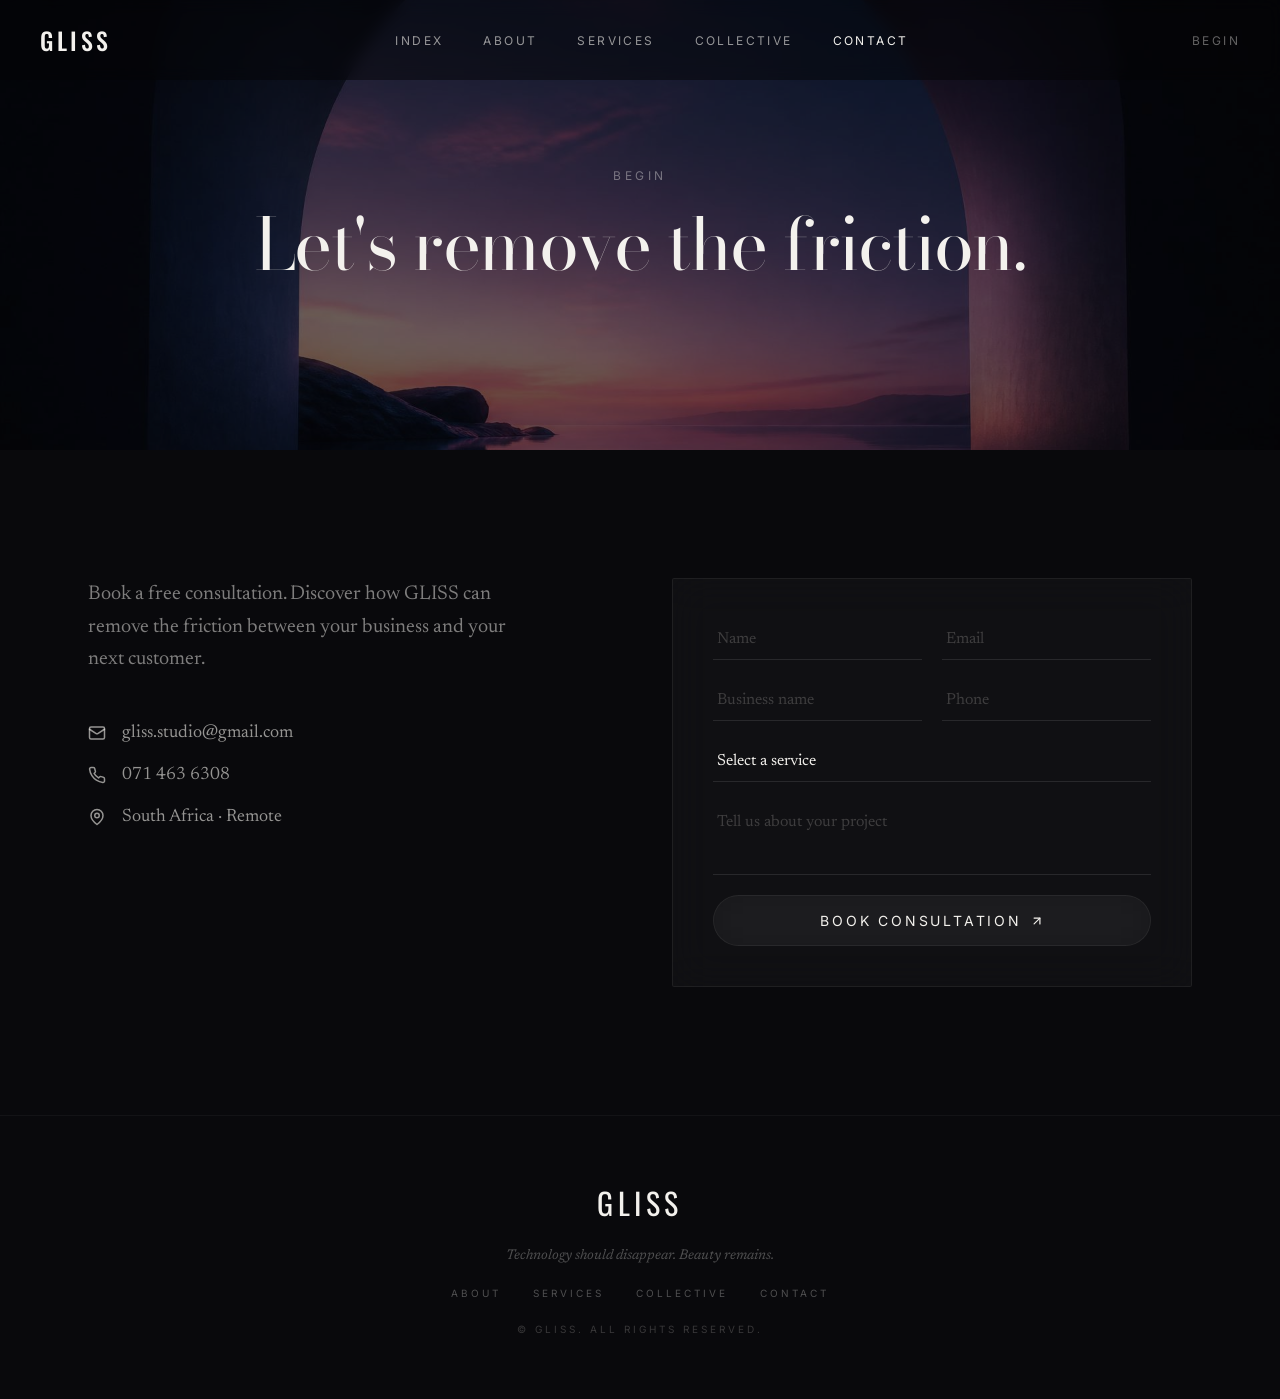
<file: contact.html>
<!doctype html>
<html lang="en">
<head>
<meta charset="UTF-8">
<link rel="icon" href="data:image/svg+xml,<svg xmlns='http://www.w3.org/2000/svg' viewBox='0 0 100 100'><text y='.9em' font-size='90' font-family='serif' font-weight='400' fill='%23f5f3ef'>G</text></svg>">
<meta name="viewport" content="width=device-width, initial-scale=1.0">
<meta name="description" content="GLISS — Contact. Let's remove the friction.">
<title>GLISS — Contact</title>
<link rel="stylesheet" href="style.css">
</head>
<body>

<nav class="navbar" id="navbar">
  <div class="nav-inner">
    <a href="index.html" class="nav-logo">GLISS</a>
    <div class="nav-links">
      <a href="index.html" class="nav-link">Index</a>
      <a href="about.html" class="nav-link">About</a>
      <a href="services.html" class="nav-link">Services</a>
      <a href="collective.html" class="nav-link">Collective</a>
      <a href="contact.html" class="nav-link active">Contact</a>
    </div>
    <div class="nav-actions">
      <a href="https://wa.me/27714636308?text=Hi%20Gliss!%20I%27d%20like%20to%20book%20a%20free%20consultation." target="_blank" rel="noopener" class="nav-cta">Begin</a>
      <button class="nav-toggle" id="navToggle" aria-label="Menu">
        <svg width="20" height="20" viewBox="0 0 24 24" fill="none" stroke="currentColor" stroke-width="2" stroke-linecap="round"><line x1="3" y1="6" x2="21" y2="6"/><line x1="3" y1="12" x2="21" y2="12"/><line x1="3" y1="18" x2="21" y2="18"/></svg>
      </button>
    </div>
  </div>
</nav>

<div class="mobile-menu" id="mobileMenu">
  <button class="mobile-menu-close" id="mobileMenuClose" aria-label="Close">
    <svg width="22" height="22" viewBox="0 0 24 24" fill="none" stroke="currentColor" stroke-width="2" stroke-linecap="round"><line x1="18" y1="6" x2="6" y2="18"/><line x1="6" y1="6" x2="18" y2="18"/></svg>
  </button>
  <a href="index.html" class="mobile-menu-link">Index</a>
  <a href="about.html" class="mobile-menu-link">About</a>
  <a href="services.html" class="mobile-menu-link">Services</a>
  <a href="collective.html" class="mobile-menu-link">Collective</a>
  <a href="contact.html" class="mobile-menu-link">Contact</a>
  <a href="https://wa.me/27714636308?text=Hi%20Gliss!%20I%27d%20like%20to%20book%20a%20free%20consultation." target="_blank" rel="noopener" class="mobile-menu-cta">Begin →</a>
</div>

<!-- HERO -->
<section class="hero hero-50">
  <div class="cinema hero-bg" data-parallax="true">
    <div class="cinema-inner">
      <img src="images/hero-contact.jpg" alt="Stone arch at sunset">
    </div>
  </div>
  <div class="hero-ov ov-contact"></div>
  <div class="hero-content">
    <span class="elabel enter-up" style="margin-bottom:1.5rem;">Begin</span>
    <h1 class="h1 sz-s2 enter-up-lg" style="animation-delay:.2s;">Let's remove the friction.</h1>
  </div>
</section>

  <!-- CONTACT -->
<div class="contact-grid">
  <div class="contact-info reveal-x">
    <p class="contact-info-text">Book a free consultation. Discover how GLISS can remove the friction between your business and your next customer.</p>
    <div class="contact-info-items">
      <div class="contact-info-item">
        <span class="contact-info-icon"><svg width="18" height="18" viewBox="0 0 24 24" fill="none" stroke="currentColor" stroke-width="2" stroke-linecap="round" stroke-linejoin="round"><rect width="20" height="16" x="2" y="4" rx="2"/><path d="m22 7-8.97 5.7a1.94 1.94 0 0 1-2.06 0L2 7"/></svg></span>
        <a href="mailto:gliss.studio@gmail.com">gliss.studio@gmail.com</a>
      </div>
      <div class="contact-info-item">
        <span class="contact-info-icon"><svg width="18" height="18" viewBox="0 0 24 24" fill="none" stroke="currentColor" stroke-width="2" stroke-linecap="round" stroke-linejoin="round"><path d="M22 16.92v3a2 2 0 0 1-2.18 2 19.79 19.79 0 0 1-8.63-3.07 19.5 19.5 0 0 1-6-6 19.79 19.79 0 0 1-3.07-8.67A2 2 0 0 1 4.11 2h3a2 2 0 0 1 2 1.72 12.84 12.84 0 0 0 .7 2.81 2 2 0 0 1-.45 2.11L8.09 9.91a16 16 0 0 0 6 6l1.27-1.27a2 2 0 0 1 2.11-.45 12.84 12.84 0 0 0 2.81.7A2 2 0 0 1 22 16.92z"/></svg></span>
        <a href="tel:+27714636308">071 463 6308</a>
      </div>
      <div class="contact-info-item">
        <span class="contact-info-icon"><svg width="18" height="18" viewBox="0 0 24 24" fill="none" stroke="currentColor" stroke-width="2" stroke-linecap="round" stroke-linejoin="round"><path d="M20 10c0 6-8 12-8 12s-8-6-8-12a8 8 0 0 1 16 0Z"/><circle cx="12" cy="10" r="3"/></svg></span>
        <span>South Africa · Remote</span>
      </div>
    </div>
  </div>

  <form class="contact-form reveal-xr" data-delay=".15" id="contactForm">
    <div class="form-row">
      <input class="f-input" name="name" required placeholder="Name">
      <input class="f-input" name="email" type="email" required placeholder="Email">
    </div>
    <div class="form-row">
      <input class="f-input" name="business" placeholder="Business name">
      <input class="f-input" name="phone" placeholder="Phone">
    </div>
    <select class="f-select" name="service">
      <option value="">Select a service</option>
      <option value="Website Design">Website Design</option>
      <option value="Brand System">Brand System</option>
      <option value="Digital Marketing">Digital Marketing</option>
      <option value="AI Automation">AI Automation</option>
      <option value="Creative Direction">Creative Direction</option>
      <option value="Not Sure Yet">Not Sure Yet</option>
    </select>
    <textarea class="f-textarea" name="message" rows="3" placeholder="Tell us about your project"></textarea>
    <button type="submit" class="f-submit">Book Consultation <svg width="14" height="14" viewBox="0 0 24 24" fill="none" stroke="currentColor" stroke-width="2" stroke-linecap="round" stroke-linejoin="round"><path d="M7 17 17 7"/><path d="M7 7h10v10"/></svg></button>
  </form>
</div>

<footer class="footer">
  <div class="footer-inner">
    <a href="index.html" class="footer-logo">GLISS</a>
    <p class="footer-tag">Technology should disappear. Beauty remains.</p>
    <div class="footer-links">
      <a href="about.html" class="footer-link">About</a>
      <a href="services.html" class="footer-link">Services</a>
      <a href="collective.html" class="footer-link">Collective</a>
      <a href="contact.html" class="footer-link">Contact</a>
    </div>
    <p class="footer-copy">© <span id="year"></span> GLISS. All rights reserved.</p>
  </div>
</footer>

<script src="main.js"></script>
</body>
</html>
</file>
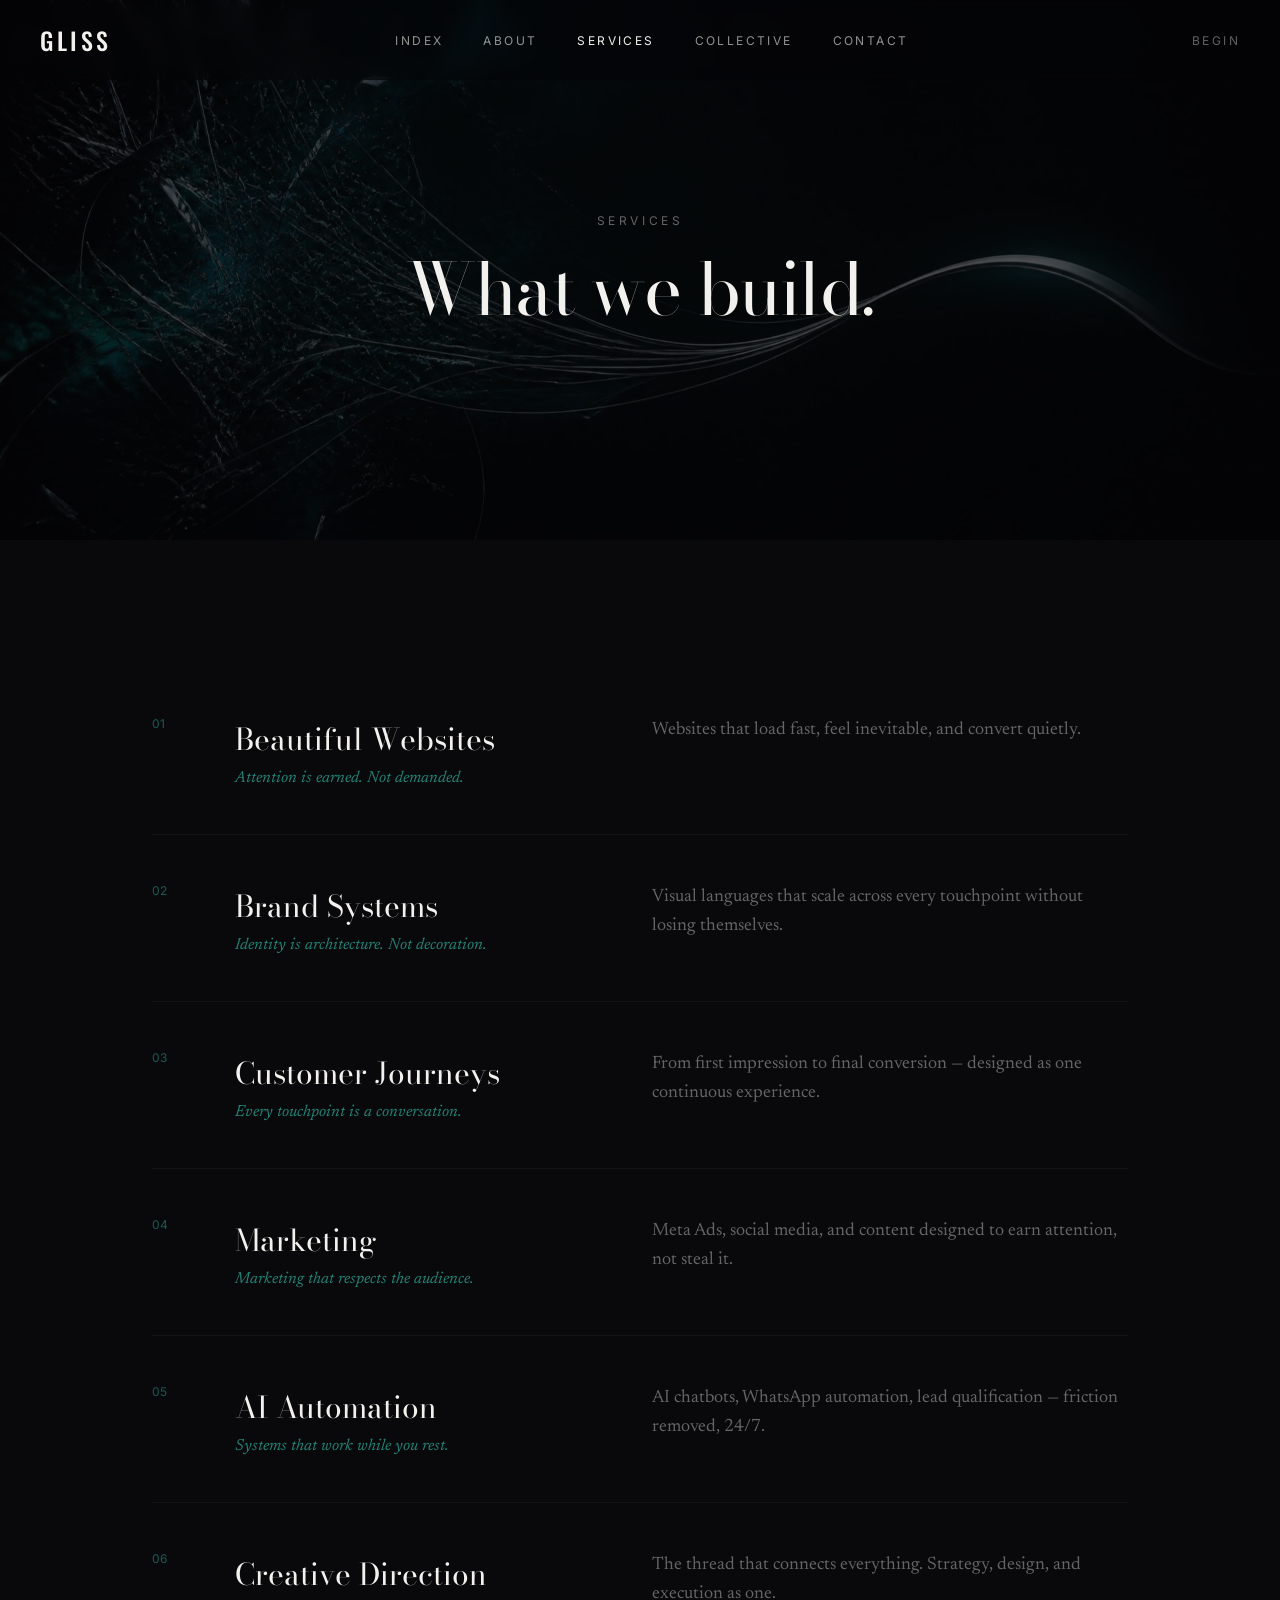
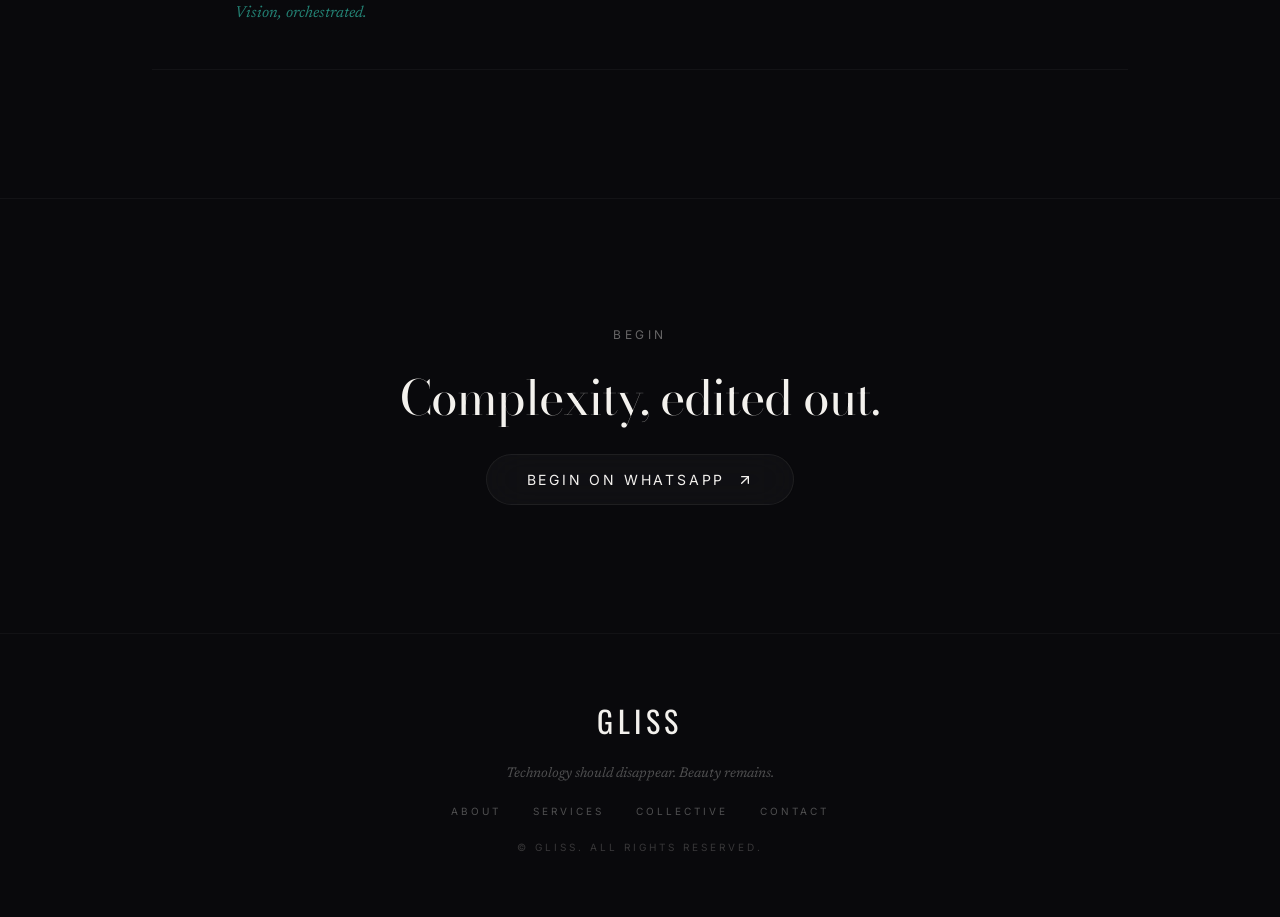
<file: services.html>
<!doctype html>
<html lang="en">
<head>
<meta charset="UTF-8">
<link rel="icon" href="data:image/svg+xml,<svg xmlns='http://www.w3.org/2000/svg' viewBox='0 0 100 100'><text y='.9em' font-size='90' font-family='serif' font-weight='400' fill='%23f5f3ef'>G</text></svg>">
<meta name="viewport" content="width=device-width, initial-scale=1.0">
<meta name="description" content="GLISS — Services. What we build.">
<title>GLISS — Services</title>
<link rel="stylesheet" href="style.css">
</head>
<body>

<nav class="navbar" id="navbar">
  <div class="nav-inner">
    <a href="index.html" class="nav-logo">GLISS</a>
    <div class="nav-links">
      <a href="index.html" class="nav-link">Index</a>
      <a href="about.html" class="nav-link">About</a>
      <a href="services.html" class="nav-link active">Services</a>
      <a href="collective.html" class="nav-link">Collective</a>
      <a href="contact.html" class="nav-link">Contact</a>
    </div>
    <div class="nav-actions">
      <a href="https://wa.me/27714636308?text=Hi%20Gliss!%20I%27d%20like%20to%20book%20a%20free%20consultation." target="_blank" rel="noopener" class="nav-cta">Begin</a>
      <button class="nav-toggle" id="navToggle" aria-label="Menu">
        <svg width="20" height="20" viewBox="0 0 24 24" fill="none" stroke="currentColor" stroke-width="2" stroke-linecap="round"><line x1="3" y1="6" x2="21" y2="6"/><line x1="3" y1="12" x2="21" y2="12"/><line x1="3" y1="18" x2="21" y2="18"/></svg>
      </button>
    </div>
  </div>
</nav>

<div class="mobile-menu" id="mobileMenu">
  <button class="mobile-menu-close" id="mobileMenuClose" aria-label="Close">
    <svg width="22" height="22" viewBox="0 0 24 24" fill="none" stroke="currentColor" stroke-width="2" stroke-linecap="round"><line x1="18" y1="6" x2="6" y2="18"/><line x1="6" y1="6" x2="18" y2="18"/></svg>
  </button>
  <a href="index.html" class="mobile-menu-link">Index</a>
  <a href="about.html" class="mobile-menu-link">About</a>
  <a href="services.html" class="mobile-menu-link">Services</a>
  <a href="collective.html" class="mobile-menu-link">Collective</a>
  <a href="contact.html" class="mobile-menu-link">Contact</a>
  <a href="https://wa.me/27714636308?text=Hi%20Gliss!%20I%27d%20like%20to%20book%20a%20free%20consultation." target="_blank" rel="noopener" class="mobile-menu-cta">Begin →</a>
</div>

<!-- HERO -->
<section class="hero hero-60">
  <div class="cinema hero-bg" data-parallax="true">
    <div class="cinema-inner">
      <img src="images/hero-systems.jpg" alt="Glass shards and light trails">
    </div>
  </div>
  <div class="hero-ov ov-services"></div>
  <div class="hero-content">
    <span class="elabel enter-up" style="margin-bottom:1.5rem;">Services</span>
    <h1 class="h1 sz-s2 enter-up-lg" style="animation-delay:.2s;">What we build.</h1>
  </div>
  </section>
                                                                                                                                    
<!-- SERVICES LIST -->
<section class="section">
  <div class="services-list">
    <div class="service-item reveal">
      <div class="service-grid">
        <div class="svc-num"><span class="svc-num-span">01</span></div>
        <div class="svc-title">
          <h3 class="svc-h">Beautiful Websites</h3>
          <p class="svc-pp">Attention is earned. Not demanded.</p>
        </div>
        <div class="svc-desc">
          <p class="svc-ds">Websites that load fast, feel inevitable, and convert quietly.</p>
        </div>
      </div>
    </div>
    <div class="service-item reveal">
      <div class="service-grid">
        <div class="svc-num"><span class="svc-num-span">02</span></div>
        <div class="svc-title">
          <h3 class="svc-h">Brand Systems</h3>
          <p class="svc-pp">Identity is architecture. Not decoration.</p>
        </div>
        <div class="svc-desc">
          <p class="svc-ds">Visual languages that scale across every touchpoint without losing themselves.</p>
        </div>
      </div>
    </div>
    <div class="service-item reveal">
      <div class="service-grid">
        <div class="svc-num"><span class="svc-num-span">03</span></div>
        <div class="svc-title">
          <h3 class="svc-h">Customer Journeys</h3>
          <p class="svc-pp">Every touchpoint is a conversation.</p>
        </div>
        <div class="svc-desc">
          <p class="svc-ds">From first impression to final conversion — designed as one continuous experience.</p>
        </div>
      </div>
    </div>
    <div class="service-item reveal">
      <div class="service-grid">
        <div class="svc-num"><span class="svc-num-span">04</span></div>
        <div class="svc-title">
          <h3 class="svc-h">Marketing</h3>
          <p class="svc-pp">Marketing that respects the audience.</p>
        </div>
        <div class="svc-desc">
          <p class="svc-ds">Meta Ads, social media, and content designed to earn attention, not steal it.</p>
        </div>
      </div>
    </div>
    <div class="service-item reveal">
      <div class="service-grid">
        <div class="svc-num"><span class="svc-num-span">05</span></div>
        <div class="svc-title">
          <h3 class="svc-h">AI Automation</h3>
          <p class="svc-pp">Systems that work while you rest.</p>
        </div>
        <div class="svc-desc">
          <p class="svc-ds">AI chatbots, WhatsApp automation, lead qualification — friction removed, 24/7.</p>
        </div>
      </div>
    </div>
    <div class="service-item reveal">
      <div class="service-grid">
        <div class="svc-num"><span class="svc-num-span">06</span></div>
        <div class="svc-title">
          <h3 class="svc-h">Creative Direction</h3>
          <p class="svc-pp">Vision, orchestrated.</p>
        </div>
        <div class="svc-desc">
          <p class="svc-ds">The thread that connects everything. Strategy, design, and execution as one.</p>
        </div>
      </div>
    </div>
  </div>
</section>

  
<!-- CTA -->
<section class="section text-center border-top">
  <div class="container-2xl">
    <span class="elabel" style="margin-bottom:2rem;display:block;">Begin</span>
    <h2 class="h2 sz-s5b reveal mb-8">Complexity, edited out.</h2>
    <div class="reveal" data-delay=".15">
      <a href="https://wa.me/27714636308?text=Hi%20Gliss!%20I%27d%20like%20to%20book%20a%20free%20consultation." target="_blank" rel="noopener" class="cta-btn">Begin on WhatsApp <svg width="16" height="16" viewBox="0 0 24 24" fill="none" stroke="currentColor" stroke-width="2" stroke-linecap="round" stroke-linejoin="round"><path d="M7 17 17 7"/><path d="M7 7h10v10"/></svg></a>
    </div>
  </div>
</section>

<footer class="footer">
  <div class="footer-inner">
    <a href="index.html" class="footer-logo">GLISS</a>
    <p class="footer-tag">Technology should disappear. Beauty remains.</p>
    <div class="footer-links">
      <a href="about.html" class="footer-link">About</a>
      <a href="services.html" class="footer-link">Services</a>
      <a href="collective.html" class="footer-link">Collective</a>
      <a href="contact.html" class="footer-link">Contact</a>
    </div>
    <p class="footer-copy">© <span id="year"></span> GLISS. All rights reserved.</p>
  </div>
</footer>

<script src="main.js"></script>
</body>
</html>
</file>
<file: style.css>
@import url('https://fonts.googleapis.com/css2?family=Bodoni+Moda:ital,opsz,wght@0,6..96,400;0,6..96,500;0,6..96,600;0,6..96,700;1,6..96,400;1,6..96,500&family=Newsreader:ital,opsz,wght@0,6..72,200;0,6..72,300;0,6..72,400;0,6..72,500;1,6..72,300;1,6..72,400&family=Oswald:wght@300;400;500;600&family=Inter:wght@300;400;500;600&display=swap');

:root {
  --bg: hsl(250, 15%, 4%);
  --fg: hsl(40, 20%, 94%);
  --fg-10: hsla(40, 20%, 94%, 0.1);
  --fg-20: hsla(40, 20%, 94%, 0.2);
  --fg-30: hsla(40, 20%, 94%, 0.3);
  --fg-40: hsla(40, 20%, 94%, 0.4);
  --fg-50: hsla(40, 20%, 94%, 0.5);
  --fg-60: hsla(40, 20%, 94%, 0.6);
  --fg-70: hsla(40, 20%, 94%, 0.7);
  --fg-80: hsla(40, 20%, 94%, 0.8);
  --violet: hsl(255, 90%, 65%);
  --tq: hsl(170, 65%, 52%);
  --tq-40: hsla(170, 65%, 52%, 0.4);
  --tq-50: hsla(170, 65%, 52%, 0.5);
  --tq-60: hsla(170, 65%, 52%, 0.6);
  --tq-70: hsla(170, 65%, 52%, 0.7);
  --tq-80: hsla(170, 65%, 52%, 0.8);
  --dark: #050507;
  --ease: cubic-bezier(0.22, 1, 0.36, 1);
  --ff-h: 'Bodoni Moda', serif;
  --ff-b: 'Newsreader', serif;
  --ff-id: 'Oswald', sans-serif;
  --ff-l: 'Inter', sans-serif;
  --ff-r: 'Newsreader', serif;
}

* { margin: 0; padding: 0; box-sizing: border-box; }
html { scroll-behavior: smooth; }
body { background: var(--bg); color: var(--fg); font-family: var(--ff-b); -webkit-font-smoothing: antialiased; min-height: 100vh; overflow-x: hidden; }
a { color: inherit; text-decoration: none; }
img { display: block; max-width: 100%; }
button { font-family: inherit; }

/* ===== GLASS ===== */
.glass { background: rgba(255,255,255,0.03); backdrop-filter: blur(20px); -webkit-backdrop-filter: blur(20px); border: 1px solid rgba(255,255,255,0.06); }

/* ===== NAVBAR ===== */
.navbar { position: fixed; top: 0; left: 0; right: 0; z-index: 50; background: rgba(5,5,7,0.5); backdrop-filter: blur(8px); -webkit-backdrop-filter: blur(8px); transition: background .7s, border-color .7s; animation: navIn .8s var(--ease) both; }
.navbar.scrolled { background: rgba(5,5,7,0.7); backdrop-filter: blur(24px); -webkit-backdrop-filter: blur(24px); border-bottom: 1px solid rgba(255,255,255,0.04); }
@keyframes navIn { from { transform: translateY(-20px); opacity: 0; } to { transform: translateY(0); opacity: 1; } }
.nav-inner { max-width: 80rem; margin: 0 auto; padding: 0 1.5rem; height: 5rem; display: flex; align-items: center; justify-content: space-between; pointer-events: auto; }
@media(min-width:1024px) { .nav-inner { padding: 0 2.5rem; } }
.nav-logo { font-family: var(--ff-id); font-size: 1.5rem; font-weight: 500; letter-spacing: .15em; color: var(--fg); }
.nav-links { display: none; list-style: none; align-items: center; gap: 2.5rem; }
@media(min-width:768px) { .nav-links { display: flex; } }
.nav-link { font-family: var(--ff-l); font-size: .75rem; text-transform: uppercase; letter-spacing: .2em; color: var(--fg-60); transition: color .3s; cursor: pointer; }
.nav-link:hover { color: var(--fg-70); }
.nav-link.active { color: var(--fg); }
.nav-actions { display: flex; align-items: center; gap: 1.5rem; }
.nav-cta { display: none; font-family: var(--ff-l); font-size: .75rem; text-transform: uppercase; letter-spacing: .2em; color: var(--fg-40); transition: color .3s; }
.nav-cta:hover { color: var(--fg); }
@media(min-width:768px) { .nav-cta { display: inline; } }
.nav-toggle { display: flex; background: none; border: none; color: var(--fg); cursor: pointer; padding: 8px; pointer-events: auto; z-index: 51; align-items: center; justify-content: center; }
@media(min-width:768px) { .nav-toggle { display: none; } }

/* ===== MOBILE MENU ===== */
.mobile-menu { position: fixed; inset: 0; z-index: 60; background: var(--dark); display: flex; flex-direction: column; align-items: center; justify-content: center; gap: 2rem; opacity: 0; pointer-events: none; transition: opacity .4s; }
.mobile-menu.open { opacity: 1; pointer-events: auto; }
.mobile-menu-close { position: absolute; top: 1.5rem; right: 1.5rem; background: none; border: none; color: var(--fg); cursor: pointer; padding: 8px; pointer-events: auto; display: flex; align-items: center; justify-content: center; }
.mobile-menu-link { font-family: var(--ff-h); font-size: 2.5rem; font-weight: 400; color: var(--fg-80); transition: color .3s; opacity: 0; transform: translateY(20px); }
.mobile-menu.open .mobile-menu-link { opacity: 1; transform: none; transition: opacity .4s, transform .4s, color .3s; }
.mobile-menu.open .mobile-menu-link:nth-child(2) { transition-delay: .08s; }
.mobile-menu.open .mobile-menu-link:nth-child(3) { transition-delay: .16s; }
.mobile-menu.open .mobile-menu-link:nth-child(4) { transition-delay: .24s; }
.mobile-menu.open .mobile-menu-link:nth-child(5) { transition-delay: .32s; }
.mobile-menu.open .mobile-menu-link:nth-child(6) { transition-delay: .40s; }
.mobile-menu-link:hover { color: var(--fg); }
.mobile-menu-cta { margin-top: 1rem; font-family: var(--ff-l); font-size: .875rem; text-transform: uppercase; letter-spacing: .2em; color: var(--tq); opacity: 0; transform: translateY(20px); }
.mobile-menu.open .mobile-menu-cta { opacity: 1; transform: none; transition: opacity .4s .48s, transform .4s .48s, color .3s; }

/* ===== FOOTER ===== */
.footer { position: relative; padding: 4rem 0; border-top: 1px solid rgba(255,255,255,0.04); }
.footer-inner { display: flex; flex-direction: column; align-items: center; gap: 1.5rem; text-align: center; padding: 0 1.5rem; }
.footer-logo { font-family: var(--ff-id); font-size: 1.875rem; letter-spacing: .15em; color: var(--fg); }
.footer-tag { font-family: var(--ff-r); font-size: .875rem; font-style: italic; color: var(--fg-30); }
.footer-links { display: flex; gap: 2rem; }
.footer-link { font-family: var(--ff-l); font-size: 10px; text-transform: uppercase; letter-spacing: .3em; color: var(--fg-30); transition: color .3s; }
.footer-link:hover { color: var(--fg-60); }
.footer-copy { font-family: var(--ff-l); font-size: 10px; text-transform: uppercase; letter-spacing: .3em; color: var(--fg-20); }


/* ===== EDITORIAL LABEL ===== */
.elabel { display: inline-block; font-family: var(--ff-l); font-size: .75rem; text-transform: uppercase; letter-spacing: .3em; color: var(--fg-40); }

/* ===== CINEMATIC IMAGE ===== */
.cinema { position: relative; }
.cinema-inner { position: relative; overflow: hidden; width: 100%; height: 100%; }
.cinema img { position: absolute; top: -5%; left: 0; width: 100%; height: 110%; object-fit: cover; opacity: 0; animation: imgIn 1.5s var(--ease) forwards; will-change: transform; }
@keyframes imgIn { to { opacity: 1; } }

/* ===== SCROLL HINT ===== */
.scroll-hint { position: absolute; bottom: 2rem; left: 50%; transform: translateX(-50%); display: flex; flex-direction: column; align-items: center; gap: .5rem; opacity: 0; animation: fadeIn 1s 2s forwards; }
.scroll-hint span { font-family: var(--ff-l); font-size: 10px; text-transform: uppercase; letter-spacing: .4em; color: var(--fg-30); }
.scroll-hint .chev { color: var(--fg-30); animation: bounce 2s ease-in-out infinite; }
@keyframes bounce { 0%,100% { transform: translateY(0); } 50% { transform: translateY(8px); } }
@keyframes fadeIn { to { opacity: 1; } }

/* ===== PARTICLES ===== */
.pfield { position: absolute; inset: 0; overflow: hidden; pointer-events: none; }
.particle { position: absolute; width: 4px; height: 4px; border-radius: 50%; background: var(--fg-10); animation: float 7s ease-in-out infinite; }
@keyframes float { 0%,100% { transform: translateY(0); opacity: 0; } 50% { transform: translateY(-30px); opacity: .4; } }

/* ===== HERO ===== */
.hero { position: relative; height: 100vh; width: 100%; overflow: hidden; }
.hero-70 { height: 70vh; }
.hero-60 { height: 60vh; }
.hero-50 { height: 50vh; }
.hero-bg { position: absolute; inset: 0; z-index: 0; }
.hero-ov { position: absolute; inset: 0; z-index: 1; }
.hero-content { position: relative; z-index: 2; height: 100%; display: flex; flex-direction: column; align-items: center; justify-content: center; padding: 0 1.5rem; text-align: center; }

/* ===== OVERLAYS ===== */
.ov-home { background: linear-gradient(to bottom, rgba(5,5,7,.6), rgba(5,5,7,.3), var(--dark)); }
.ov-idea { background: rgba(5,5,7,.7); }
.ov-systems { background: linear-gradient(to right, rgba(5,5,7,.9), rgba(5,5,7,.5), rgba(5,5,7,.2)); }
.ov-collective-h { background: rgba(5,5,7,.5); }
.ov-belonging-h { background: linear-gradient(to bottom, rgba(5,5,7,.4), rgba(5,5,7,.3), rgba(5,5,7,.7)); }
.ov-contact-h { background: linear-gradient(to bottom, rgba(5,5,7,.5), rgba(5,5,7,.8)); }
.ov-about { background: rgba(5,5,7,.7); }
.ov-services { background: rgba(5,5,7,.7); }
.ov-collective { background: rgba(5,5,7,.5); }
.ov-belonging { background: linear-gradient(to bottom, rgba(5,5,7,.5), rgba(5,5,7,.8)); }
.ov-contact { background: rgba(5,5,7,.6); }

/* ===== HEADINGS ===== */
.h1, .h2, .h3 { font-family: var(--ff-h); font-weight: 400; letter-spacing: -.02em; color: var(--fg); animation: eUpLg 1.2s var(--ease) both; }
.home-ct .h2 { animation-delay: .2s; }
.home-ct .body-lg { opacity: 0; animation: eUp 1s var(--ease) both; animation-delay: .4s; }
.home-ct .elabel { opacity: 0; animation: eUp 1s var(--ease) both; animation-delay: 0s; }

/* Size variants */
.sz-s1 { font-size: 3rem; line-height: 1.05; }
.sz-s2 { font-size: 2.25rem; line-height: 1.05; }
.sz-s3 { font-size: 2.25rem; line-height: 1.05; }
.sz-s4 { font-size: 1.875rem; line-height: 1.1; }
.sz-s5 { font-size: 1.875rem; line-height: 1.15; }
.sz-s5b { font-size: 1.875rem; line-height: 1.2; }
.sz-s6 { font-size: 1.875rem; line-height: 1.2; }
@media(min-width:640px) {
  .sz-s1 { font-size: 4.5rem; }
  .sz-s2 { font-size: 3.75rem; }
  .sz-s3 { font-size: 3.75rem; }
  .sz-s4 { font-size: 3rem; }
  .sz-s5 { font-size: 3rem; }
  .sz-s5b { font-size: 3rem; line-height: 1; }
  .sz-s6 { font-size: 2.25rem; }
}
@media(min-width:1024px) {
  .sz-s1 { font-size: 6rem; }
  .sz-s2 { font-size: 4.5rem; }
  .sz-s4 { font-size: 3.75rem; }
}

/* ===== BODY TEXT ===== */
.body-lg { font-family: var(--ff-r); font-size: 1.125rem; color: var(--fg-50); line-height: 1.625; }
.body-xl { font-family: var(--ff-r); font-size: 1.25rem; color: var(--fg-50); line-height: 1.625; }

/* ===== HOME SECTIONS ===== */
.home-sec { position: relative; min-height: 100vh; overflow: hidden; }
.home-sec.center { justify-content: center; }
.home-ct { position: absolute; z-index: 2; inset: 0; margin: 0 auto; padding: 8rem 1.5rem; width: 100%; display: flex; flex-direction: column; align-items: center; justify-content: center; }
.home-ct.center { text-align: center; }
.home-ct.w-2xl { max-width: 42rem; }
.home-ct.w-3xl { max-width: 48rem; }
@media(min-width:1024px) { .home-ct.w-2xl { padding-left: 2.5rem; padding-right: 2.5rem; } }

/* ===== CONTENT CONTAINERS ===== */
.section { padding: 8rem 1.5rem; position: relative; }
.section-lg { padding: 8rem 1.5rem; }
@media(min-width:1024px) { .section-lg { padding: 12rem 1.5rem; } }
.container { max-width: 48rem; margin: 0 auto; }
.container-2xl { max-width: 42rem; margin: 0 auto; }
.text-center { text-align: center; }
.border-top { border-top: 1px solid rgba(255,255,255,0.04); }

/* ===== SPACING ===== */
.mb-6 { margin-bottom: 1.5rem; }
.mb-8 { margin-bottom: 2rem; }
.mb-10 { margin-bottom: 2.5rem; }
.mb-16 { margin-bottom: 4rem; }
.mt-4 { margin-top: 1rem; }
.pt-4 { padding-top: 1rem; }
.pt-8 { padding-top: 2rem; }
.gap-4 { gap: 1rem; }
.gap-6 { gap: 1.5rem; }
.gap-8 { gap: 2rem; }
.gap-16 { gap: 4rem; }
.flex { display: flex; }
.flex-col { flex-direction: column; }
.inline-flex { display: inline-flex; }
.items-center { align-items: center; }
.items-baseline { align-items: baseline; }
.justify-center { justify-content: center; }
.w-full { width: 100%; }
.max-w-md { max-width: 28rem; }
.max-w-xl { max-width: 36rem; }
.space-y-5 > * + * { margin-top: 1.25rem; }
.space-y-6 > * + * { margin-top: 1.5rem; }
.space-y-8 > * + * { margin-top: 2rem; }
.space-y-12 > * + * { margin-top: 3rem; }
.space-y-16 > * + * { margin-top: 4rem; }

/* ===== CTA BUTTON ===== */
.cta-btn { display: inline-flex; align-items: center; gap: .75rem; padding: 1rem 2.5rem; background: rgba(255,255,255,0.03); backdrop-filter: blur(20px); -webkit-backdrop-filter: blur(20px); border: 1px solid rgba(255,255,255,0.06); border-radius: 9999px; font-family: var(--ff-l); font-size: .875rem; text-transform: uppercase; letter-spacing: .2em; color: var(--fg); cursor: pointer; transition: background .15s; }
.cta-btn:hover { background: hsla(40,20%,94%,.05); }
.cta-btn svg { transition: transform .15s; }
.cta-btn:hover svg { transform: translate(2px,-2px); }

/* ===== LINK ARROW ===== */
.link-arrow { display: inline-flex; align-items: center; gap: .5rem; font-family: var(--ff-l); font-size: .75rem; text-transform: uppercase; letter-spacing: .2em; color: var(--fg-40); transition: color .3s; }
.link-arrow:hover { color: var(--fg); }
.link-arrow.tq { color: var(--tq); }
.link-arrow.tq:hover { color: var(--tq-70); }
.link-arrow svg { transition: transform .15s; }
.link-arrow:hover svg { transform: translate(2px,-2px); }

/* ===== REVEAL ===== */
.reveal { opacity: 1; transform: none; transition: opacity 1s var(--ease), transform 1s var(--ease); }
.reveal.in { opacity: 1; transform: none; }
.reveal-x { opacity: 1; transform: none; transition: opacity 1s var(--ease), transform 1s var(--ease); }
.reveal-x.in { opacity: 1; transform: none; }
.reveal-xr { opacity: 1; transform: none; transition: opacity 1s var(--ease), transform 1s var(--ease); }
.reveal-xr.in { opacity: 1; transform: none; }

/* ===== ENTRANCE (on load) ===== */
.enter-up { opacity: 0; animation: eUp 1s var(--ease) both; }
.enter-up-lg { opacity: 0; animation: eUpLg 1.2s var(--ease) both; }
.enter-fade { opacity: 0; animation: eFade 1.5s ease both; }
@keyframes eUp { from { opacity: 0; transform: translateY(20px); } to { opacity: 1; transform: none; } }
@keyframes eUpLg { from { opacity: 0; transform: translateY(30px); } to { opacity: 1; transform: none; } }
@keyframes eFade { to { opacity: 1; } }

/* ===== ABOUT ===== */
.manifesto-emph { font-family: var(--ff-h); font-size: 1.5rem; font-weight: 400; line-height: 1.3; color: var(--fg); letter-spacing: -.01em; }
@media(min-width:640px) { .manifesto-emph { font-size: 1.875rem; } }
.manifesto-text { font-family: var(--ff-r); font-size: 1.25rem; color: var(--fg-50); line-height: 1.625; }
.founder-grid { max-width: 64rem; margin: 0 auto; display: grid; gap: 4rem; }
@media(min-width:1024px) { .founder-grid { grid-template-columns: 1fr 1fr; align-items: center; } }
.founder-img { aspect-ratio: 4/5; overflow: hidden; border-radius: 2px; }
          
/* ===== SERVICES ===== */
.services-list { max-width: 64rem; margin: 0 auto; padding: 0 1.5rem; }
.service-item { padding: 3rem 0; border-bottom: 1px solid rgba(255,255,255,0.04); transition: background-color .5s; }
.service-item:hover { background: rgba(255,255,255,0.01); }
.service-grid { display: grid; gap: 1.5rem; align-items: start; }
@media(min-width:1024px) {
  .service-grid { grid-template-columns: repeat(12,1fr); }
  .svc-num { grid-column: span 1; }
  .svc-title { grid-column: span 4; }
  .svc-desc { grid-column: 7 / span 6; }
}
.svc-num-span { font-family: var(--ff-l); font-size: .75rem; color: var(--tq-40); }
.svc-h { font-family: var(--ff-h); font-size: 1.5rem; font-weight: 400; color: var(--fg); margin-bottom: .5rem; }
@media(min-width:640px) { .svc-h { font-size: 1.875rem; } }
.svc-pp { font-family: var(--ff-r); font-size: 1rem; font-style: italic; color: var(--tq-60); }
.svc-ds { font-family: var(--ff-r); font-size: 1.125rem; color: var(--fg-40); line-height: 1.625; }

/* ===== COLLECTIVE ===== */
.roles-grid { display: grid; grid-template-columns: repeat(2,1fr); gap: 2rem 1rem; }
@media(min-width:1024px) { .roles-grid { grid-template-columns: repeat(4,1fr); } }
.role { font-family: var(--ff-l); font-size: .875rem; text-transform: uppercase; letter-spacing: .2em; color: var(--fg-40); transition: color .15s; cursor: default; }
.role:hover { color: var(--fg-70); }

/* ===== BELONGING ===== */
.belong-cta-l1 { font-family: var(--ff-h); font-size: 1.875rem; font-weight: 400; font-style: italic; color: var(--fg); line-height: 1.2; letter-spacing: -.01em; }
@media(min-width:640px) { .belong-cta-l1 { font-size: 2.25rem; } }
.belong-cta-l2 { font-family: var(--ff-h); font-size: 1.875rem; font-weight: 400; color: var(--tq); line-height: 1.2; letter-spacing: -.01em; margin-top: 1rem; }
@media(min-width:640px) { .belong-cta-l2 { font-size: 2.25rem; } }

/* ===== CONTACT ===== */
.contact-grid { max-width: 72rem; margin: 0 auto; padding: 8rem 1.5rem; display: grid; gap: 4rem; }
@media(min-width:1024px) { .contact-grid { grid-template-columns: 1fr 1fr; } }
.contact-info { display: flex; flex-direction: column; gap: 2rem; }
.contact-info-text { font-family: var(--ff-r); font-size: 1.25rem; color: var(--fg-50); line-height: 1.625; max-width: 28rem; }
.contact-info-items { display: flex; flex-direction: column; gap: 1.5rem; padding-top: 1rem; }
.contact-info-item { display: flex; align-items: center; gap: 1rem; }
.contact-info-item a, .contact-info-item span { font-family: var(--ff-r); font-size: 1.125rem; color: var(--fg-60); transition: color .15s; }
.contact-info-item a:hover { color: var(--fg); }
.contact-info-icon { color: var(--tq-50); display: flex; }
.contact-form { background: rgba(255,255,255,0.03); backdrop-filter: blur(20px); -webkit-backdrop-filter: blur(20px); border: 1px solid rgba(255,255,255,0.06); border-radius: 2px; padding: 2rem; display: flex; flex-direction: column; gap: 1.25rem; }
@media(min-width:1024px) { .contact-form { padding: 2.5rem; } }
.form-row { display: grid; gap: 1.25rem; }
@media(min-width:640px) { .form-row { grid-template-columns: 1fr 1fr; } }
.f-input, .f-select, .f-textarea { width: 100%; background: transparent; border: none; border-bottom: 1px solid rgba(255,255,255,0.1); padding: .75rem .25rem; font-family: var(--ff-r); font-size: 1rem; color: var(--fg); outline: none; transition: border-color .15s; }
.f-input::placeholder, .f-textarea::placeholder { color: var(--fg-20); }
.f-input:focus, .f-select:focus, .f-textarea:focus { border-bottom-color: var(--tq-40); }
.f-select { appearance: none; -webkit-appearance: none; cursor: pointer; }
.f-select option { background: #0a0a0a; color: var(--fg); }
.f-textarea { resize: none; }
.f-submit { display: inline-flex; align-items: center; justify-content: center; gap: .5rem; width: 100%; padding: 1rem 1.5rem; background: rgba(255,255,255,0.03); backdrop-filter: blur(20px); -webkit-backdrop-filter: blur(20px); border: 1px solid rgba(255,255,255,0.06); border-radius: 9999px; font-family: var(--ff-l); font-size: .875rem; text-transform: uppercase; letter-spacing: .2em; color: var(--fg); cursor: pointer; transition: background .15s; }
.f-submit:hover { background: hsla(40,20%,94%,.05); }
.f-submit svg { transition: transform .15s; }
.f-submit:hover svg { transform: translate(2px,-2px); }

/* ===== HOME-SPECIFIC TEXT ===== */
.hero-sub { font-family: var(--ff-r); font-size: 1.125rem; color: var(--fg-40); font-style: italic; margin-top: 1.5rem; }
@media(min-width:640px) { .hero-sub { font-size: 1.25rem; } }
.friction { font-family: var(--ff-h); font-size: 1.5rem; color: var(--tq-80); font-style: italic; margin-top: 2rem; margin-bottom: 3rem; }
@media(min-width:640px) { .friction { font-size: 1.875rem; } }
.outcome { font-family: var(--ff-r); font-size: 1.125rem; color: var(--fg-60); display: flex; align-items: baseline; gap: 1rem; }
.outcome-num { font-family: var(--ff-l); font-size: .75rem; color: var(--tq-60); }
.welcome { font-family: var(--ff-h); font-size: 1.5rem; color: var(--fg-80); font-style: italic; }
.founder-text { font-family: var(--ff-r); font-size: 1.125rem; color: var(--fg-50); line-height: 1.625; }
.founder-text + .founder-text { margin-top: 1.5rem; }
.belong-p { font-family: var(--ff-r); font-size: 1.5rem; color: var(--fg-50); line-height: 1.625; }
</file>
